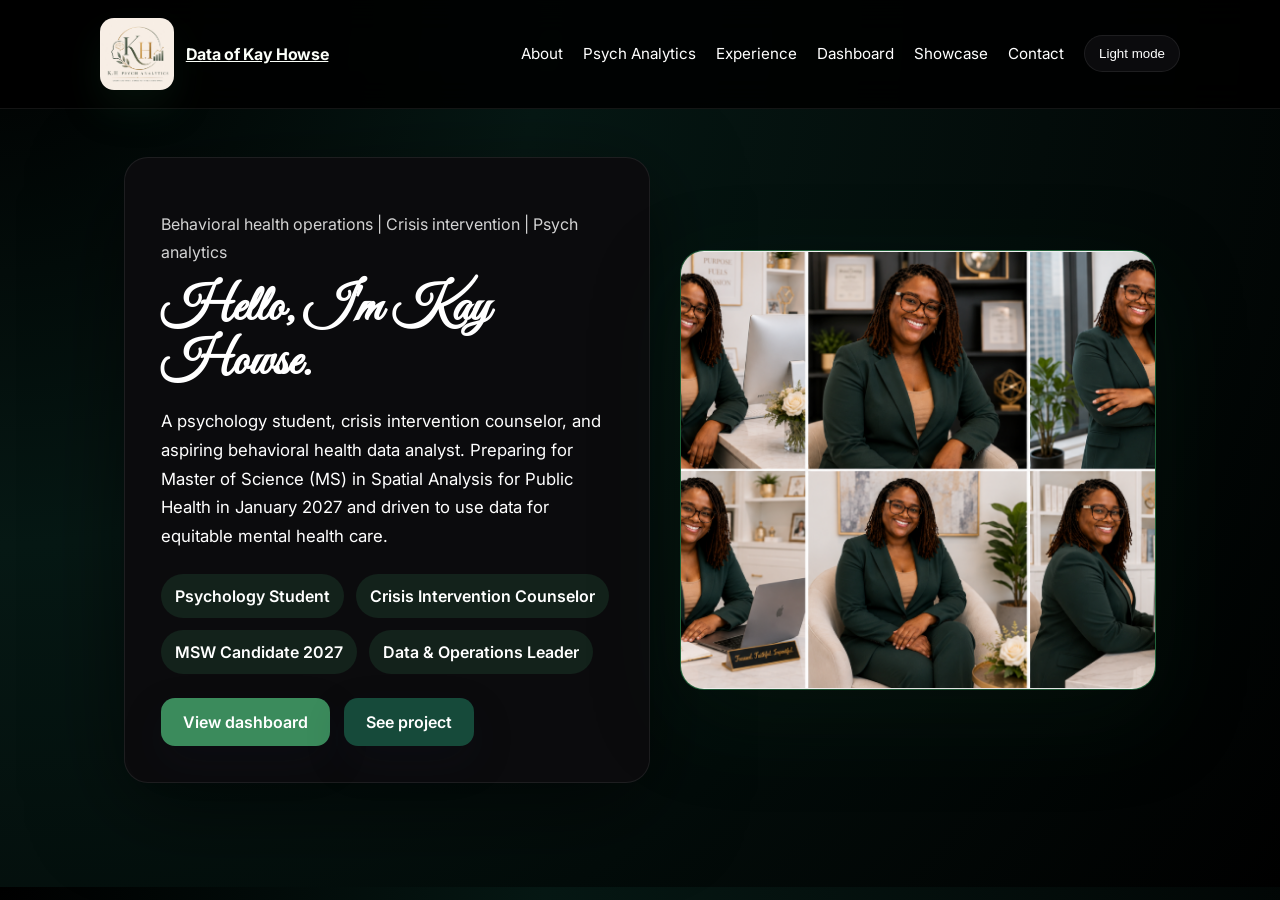
<file: index.html>
<!DOCTYPE html>
<html lang="en">
<head>
  <meta charset="UTF-8" />
  <meta name="viewport" content="width=device-width, initial-scale=1.0" />
  <title>Redirecting to Data of Kay Howse</title>
  <meta http-equiv="refresh" content="0; url=docs/index.html" />
  <script>
    window.location.replace("docs/index.html");
  </script>
</head>
<body>
  <p>Redirecting to <a href="docs/index.html">Data of Kay Howse</a>...</p>
</body>
</html>
</file>
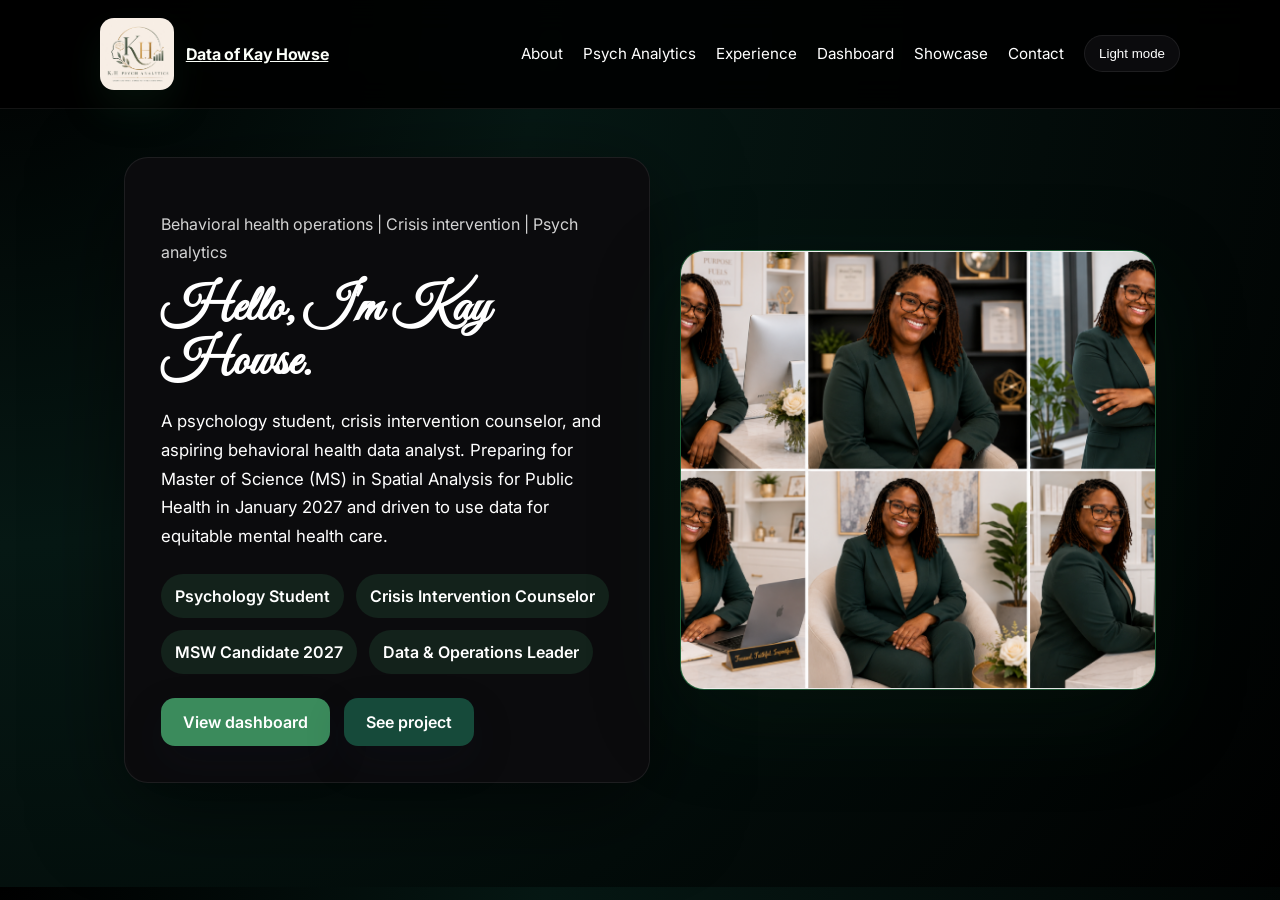
<file: docs/index.html>
<!DOCTYPE html>
<html lang="en">
<head>
  <meta charset="UTF-8" />
  <meta name="viewport" content="width=device-width, initial-scale=1.0" />
  <title>DataofKayHowse.com | Behavioral Health Portfolio</title>
  <link rel="preconnect" href="https://fonts.googleapis.com" />
  <link rel="preconnect" href="https://fonts.gstatic.com" crossorigin />
  <link href="https://fonts.googleapis.com/css2?family=Great+Vibes&family=Inter:wght@400;500;600;700;800&display=swap" rel="stylesheet" />
  <link rel="stylesheet" href="styles.css" />
</head>
<body class="light-mode">
  <header class="hero-nav">
    <div class="container nav-shell">
      <a class="brand" href="#home"><img class="site-logo" src="Logo.jpg" alt="Data of Kay Howse logo" /> Data of Kay Howse</a>
      <nav class="nav-list">
        <a class="nav-link" href="#about">About</a>
        <a class="nav-link" href="#psych-analytics">Psych Analytics</a>
        <a class="nav-link" href="#experience">Experience</a>
        <a class="nav-link" href="#dashboard">Dashboard</a>
        <a class="nav-link" href="showcase/">Showcase</a>
        <a class="nav-link" href="#contact">Contact</a>
        <button class="toggle-button" type="button"><span class="mode-label">Light mode</span></button>
      </nav>
    </div>
  </header>

  <main class="container">
    <section id="home" class="hero">
      <div class="hero-grid">
        <div class="hero-card">
          <p class="text-muted">Behavioral health operations | Crisis intervention | Psych analytics</p>
          <h1 class="hero-title">Hello, I'm <strong>Kay Howse</strong>.</h1>
          <p class="hero-subtitle">A psychology student, crisis intervention counselor, and aspiring behavioral health data analyst. Preparing for Master of Science (MS) in Spatial Analysis for Public Health in January 2027 and driven to use data for equitable mental health care.</p>
          <div class="hero-badges">
            <span class="badge">Psychology Student</span>
            <span class="badge">Crisis Intervention Counselor</span>
            <span class="badge">MSW Candidate 2027</span>
            <span class="badge">Data & Operations Leader</span>
          </div>
          <div class="hero-actions">
            <a class="btn" href="#dashboard">View dashboard</a>
            <a class="btn secondary" href="https://github.com/kayhowsetexas-a11y/psychdata" target="_blank">See project</a>
          </div>
        </div>
        <div class="hero-photo">
          <img src="assets/bio/primary-portrait.png" alt="Kay Howse portrait" />
        </div>
      </div>
</file>
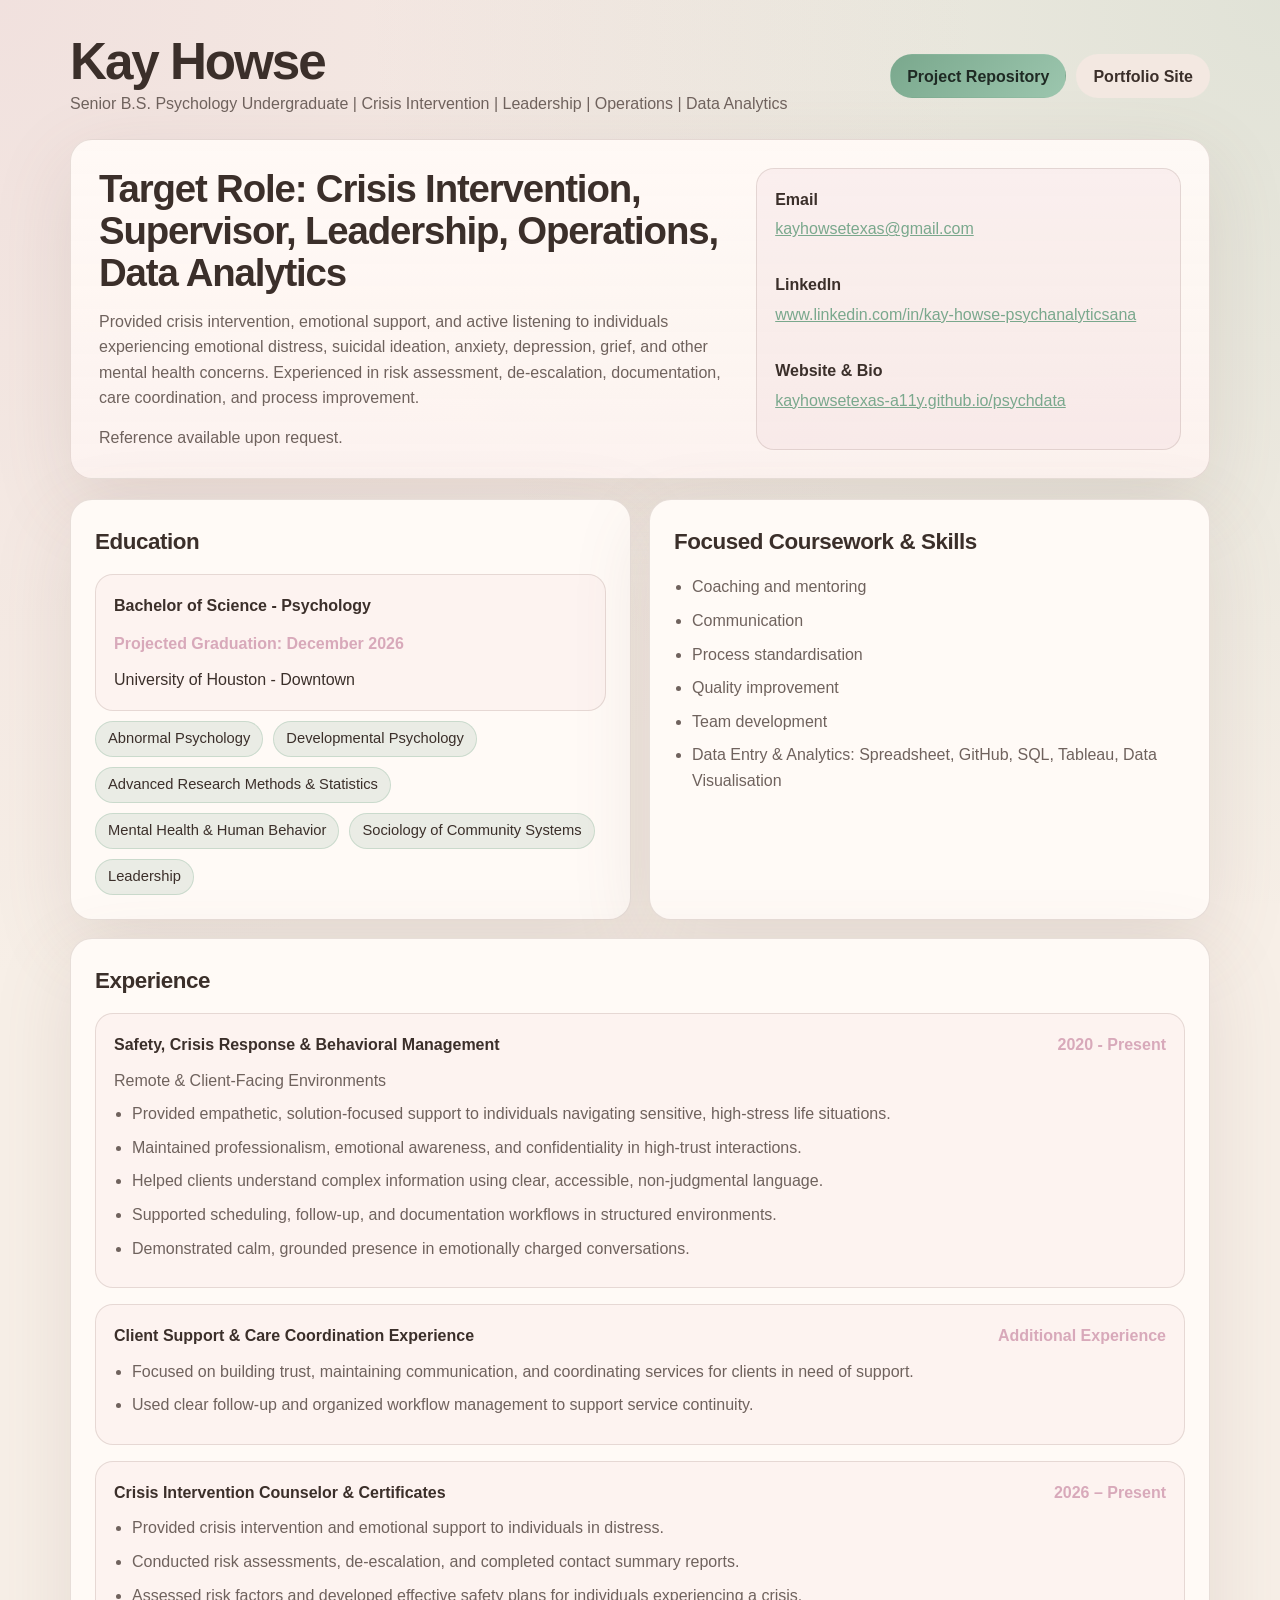
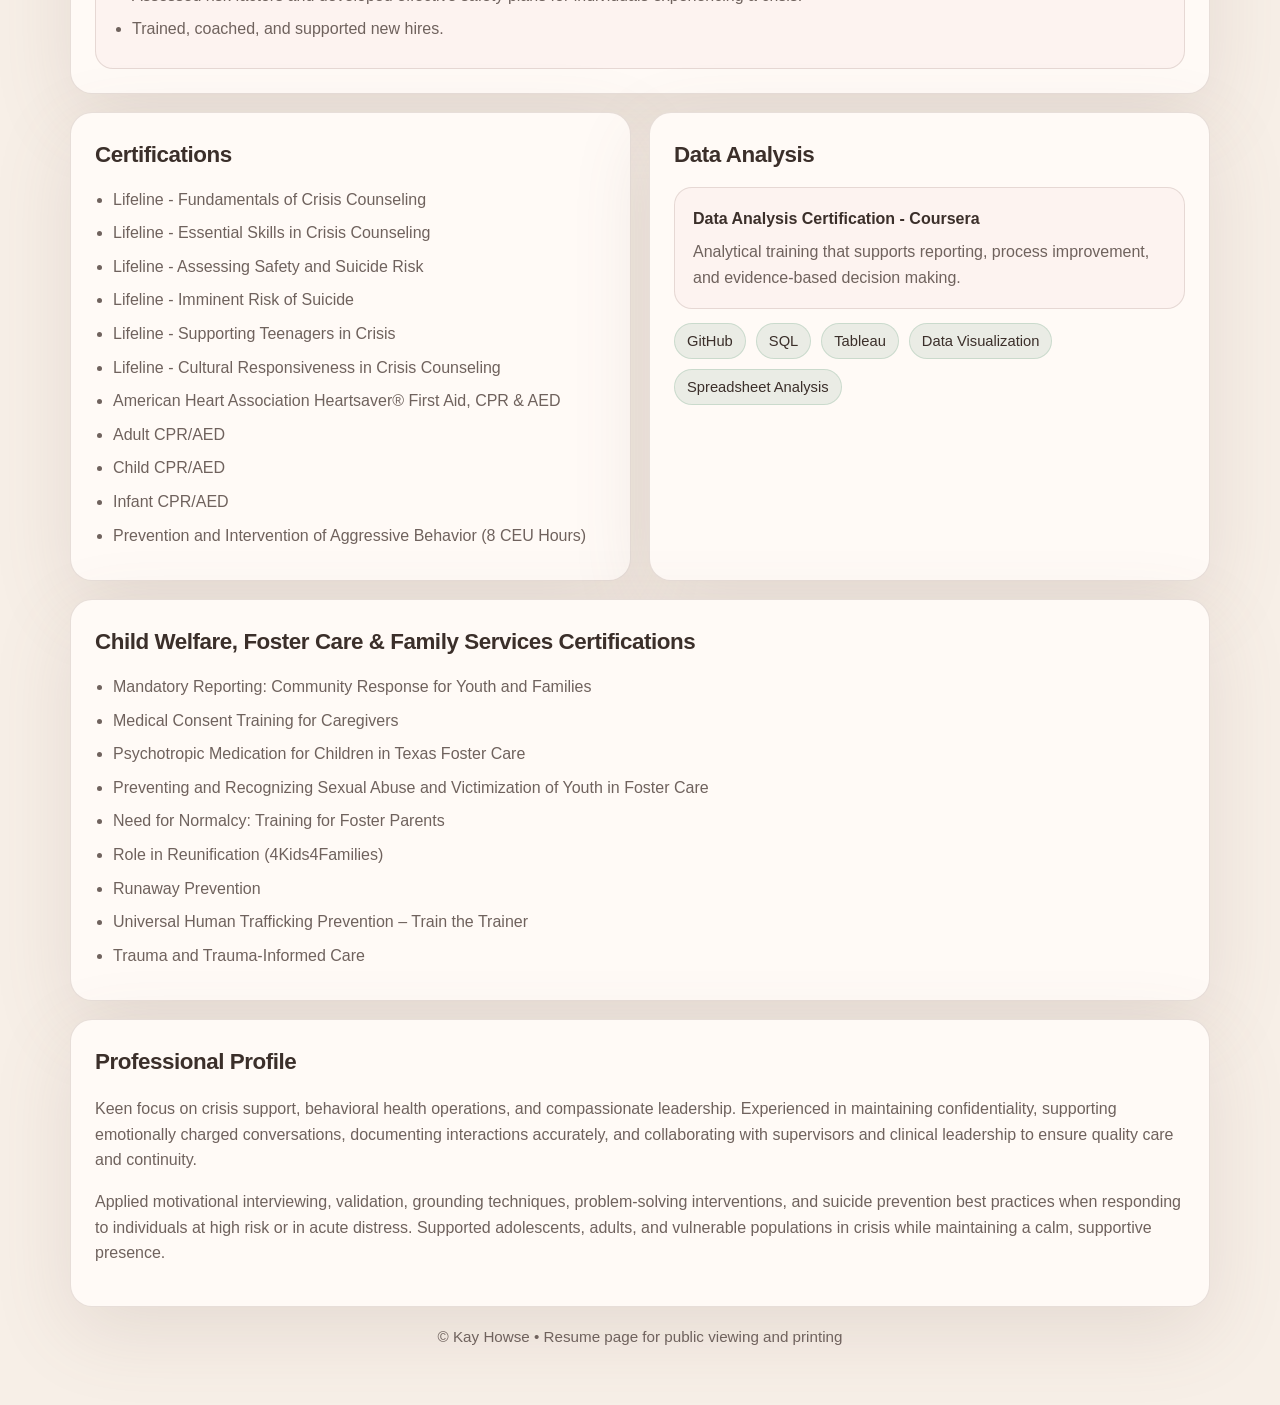
<file: github_repo/index.html>
<!DOCTYPE html>
<html lang="en">
<head>
  <meta charset="UTF-8" />
  <meta name="viewport" content="width=device-width, initial-scale=1.0" />
  <title>Kay Howse Resume</title>
  <meta http-equiv="refresh" content="0; url=resume.html" />
  <script>
    window.location.replace('resume.html');
  </script>
</head>
<body>
  <p>Redirecting to <a href="resume.html">resume</a>...</p>
</body>
</html>
</file>
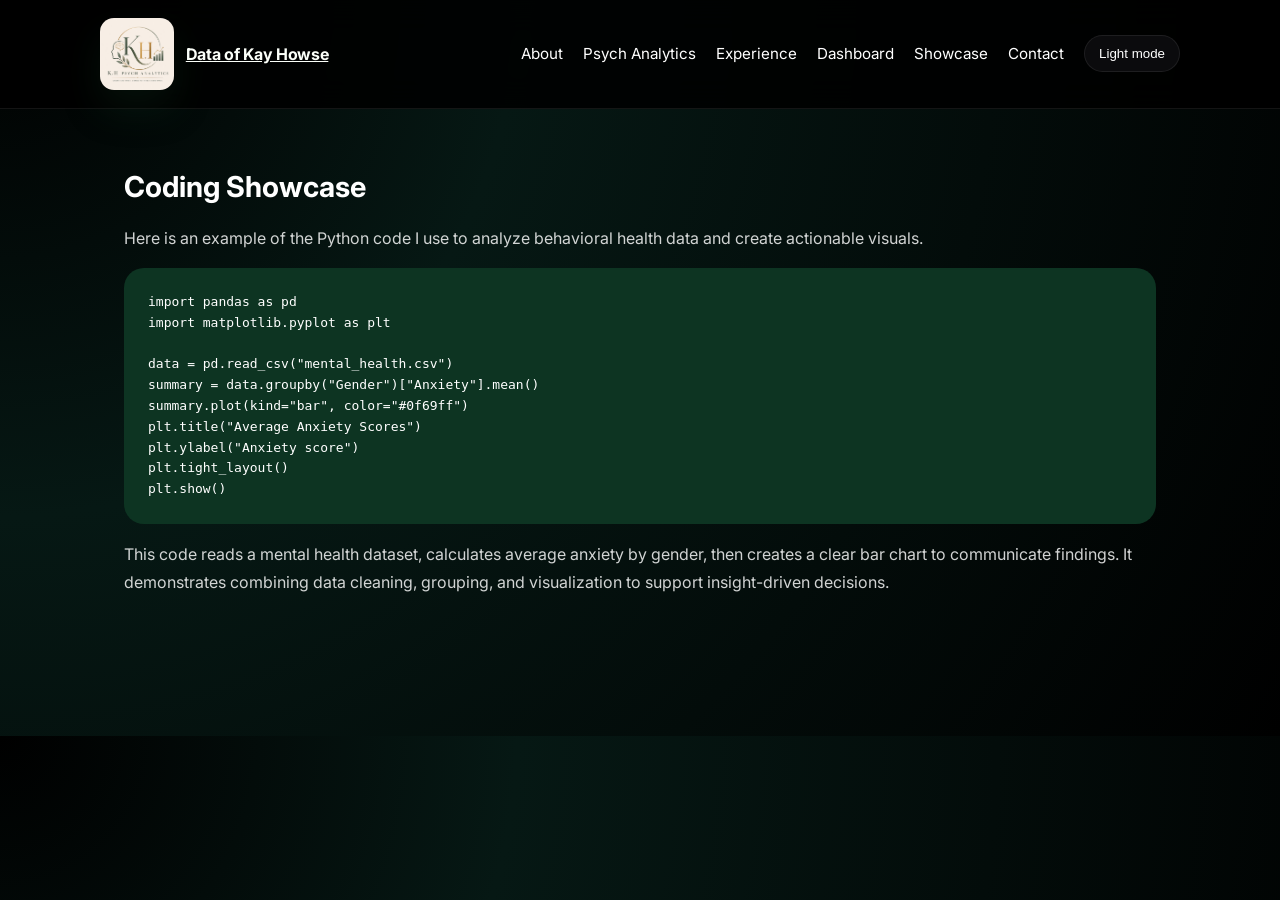
<file: docs/showcase/index.html>
<!DOCTYPE html>
<html lang="en">
<head>
  <meta charset="UTF-8" />
  <meta name="viewport" content="width=device-width, initial-scale=1.0" />
  <title>Showcase | DataofKayHowse.com</title>
  <link rel="preconnect" href="https://fonts.googleapis.com" />
  <link rel="preconnect" href="https://fonts.gstatic.com" crossorigin />
  <link href="https://fonts.googleapis.com/css2?family=Great+Vibes&family=Inter:wght@400;500;600;700;800&display=swap" rel="stylesheet" />
  <link rel="stylesheet" href="../styles.css" />
</head>
<body class="light-mode">
  <header class="hero-nav">
    <div class="container nav-shell">
      <a class="brand" href="../index.html"><img class="site-logo" src="../Logo.jpg" alt="Data of Kay Howse logo" /> Data of Kay Howse</a>
      <nav class="nav-list">
        <a class="nav-link" href="../about.html">About</a>
        <a class="nav-link" href="../psych-analytics.html">Psych Analytics</a>
        <a class="nav-link" href="../experience.html">Experience</a>
        <a class="nav-link" href="../dashboard.html">Dashboard</a>
        <a class="nav-link" href="index.html">Showcase</a>
        <a class="nav-link" href="../contact.html">Contact</a>
        <button class="toggle-button" type="button"><span class="mode-label">Light mode</span></button>
      </nav>
    </div>
  </header>
  <main class="container">
    <section class="section">
      <div class="section-card">
        <h2 class="section-title">Coding Showcase</h2>
        <p class="section-intro">Here is an example of the Python code I use to analyze behavioral health data and create actionable visuals.</p>
        <div class="code-block"><pre>import pandas as pd
import matplotlib.pyplot as plt

data = pd.read_csv("mental_health.csv")
summary = data.groupby("Gender")["Anxiety"].mean()
summary.plot(kind="bar", color="#0f69ff")
plt.title("Average Anxiety Scores")
plt.ylabel("Anxiety score")
plt.tight_layout()
plt.show()</pre></div>
        <p class="text-muted">This code reads a mental health dataset, calculates average anxiety by gender, then creates a clear bar chart to communicate findings. It demonstrates combining data cleaning, grouping, and visualization to support insight-driven decisions.</p>
      </div>
    </section>
  </main>
  <script src="../script.js"></script>
</body>
</html>
</file>
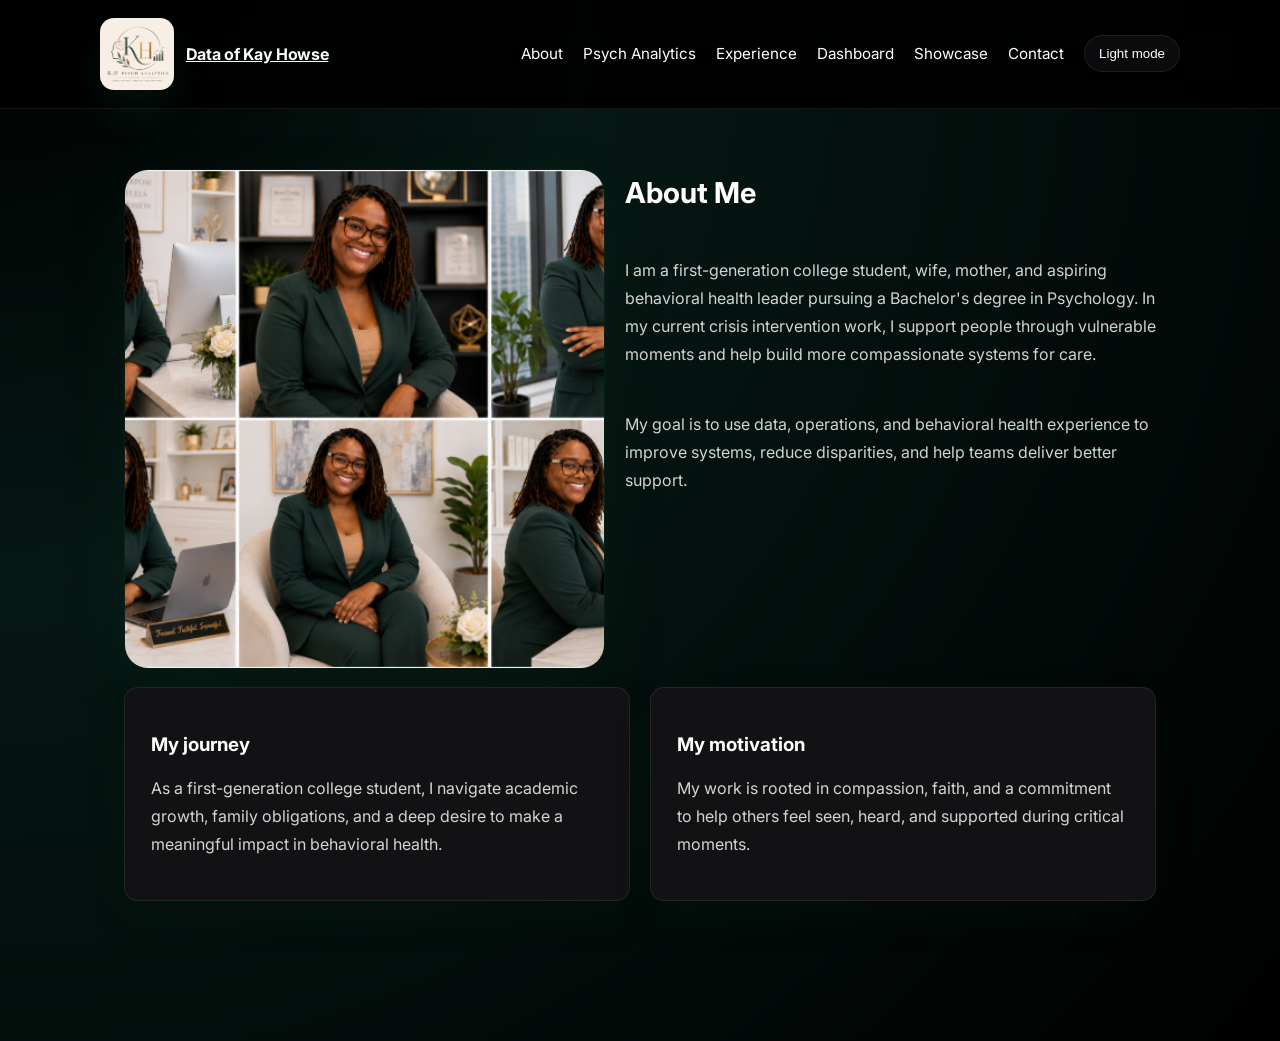
<file: docs/about.html>
<!DOCTYPE html>
<html lang="en">
<head>
  <meta charset="UTF-8" />
  <meta name="viewport" content="width=device-width, initial-scale=1.0" />
  <title>About | DataofKayHowse.com</title>
  <link rel="preconnect" href="https://fonts.googleapis.com" />
  <link rel="preconnect" href="https://fonts.gstatic.com" crossorigin />
  <link href="https://fonts.googleapis.com/css2?family=Great+Vibes&family=Inter:wght@400;500;600;700;800&display=swap" rel="stylesheet" />
  <link rel="stylesheet" href="styles.css" />
</head>
<body class="light-mode">
  <header class="hero-nav">
    <div class="container nav-shell">
      <a class="brand" href="index.html"><img class="site-logo" src="Logo.jpg" alt="Data of Kay Howse logo" /> Data of Kay Howse</a>
      <nav class="nav-list">
        <a class="nav-link" href="about.html">About</a>
        <a class="nav-link" href="psych-analytics.html">Psych Analytics</a>
        <a class="nav-link" href="experience.html">Experience</a>
        <a class="nav-link" href="dashboard.html">Dashboard</a>
        <a class="nav-link" href="showcase/">Showcase</a>
        <a class="nav-link" href="contact.html">Contact</a>
        <button class="toggle-button" type="button"><span class="mode-label">Light mode</span></button>
      </nav>
    </div>
  </header>
  <main class="container">
    <section class="section">
      <div class="section-card">
        <div class="about-hero">
          <img class="about-primary-photo" src="assets/bio/primary-portrait.png" alt="Kay Howse portrait" />
          <div class="about-hero-copy">
            <h2 class="section-title">About Me</h2>
              <p class="section-intro">I am a first-generation college student, wife, mother, and aspiring behavioral health leader pursuing a Bachelor's degree in Psychology. In my current crisis intervention work, I support people through vulnerable moments and help build more compassionate systems for care.</p>
              <p class="section-intro">My goal is to use data, operations, and behavioral health experience to improve systems, reduce disparities, and help teams deliver better support.</p>
          </div>
        </div>

        <div class="row row-2">
          <div class="section-panel">
            <h3>My journey</h3>
            <p class="text-muted">As a first-generation college student, I navigate academic growth, family obligations, and a deep desire to make a meaningful impact in behavioral health.</p>
          </div>
          <div class="section-panel">
            <h3>My motivation</h3>
            <p class="text-muted">My work is rooted in compassion, faith, and a commitment to help others feel seen, heard, and supported during critical moments.</p>
          </div>
        </div>
      </div>
    </section>
  </main>
  <script src="script.js"></script>
</body>
</html>
</file>
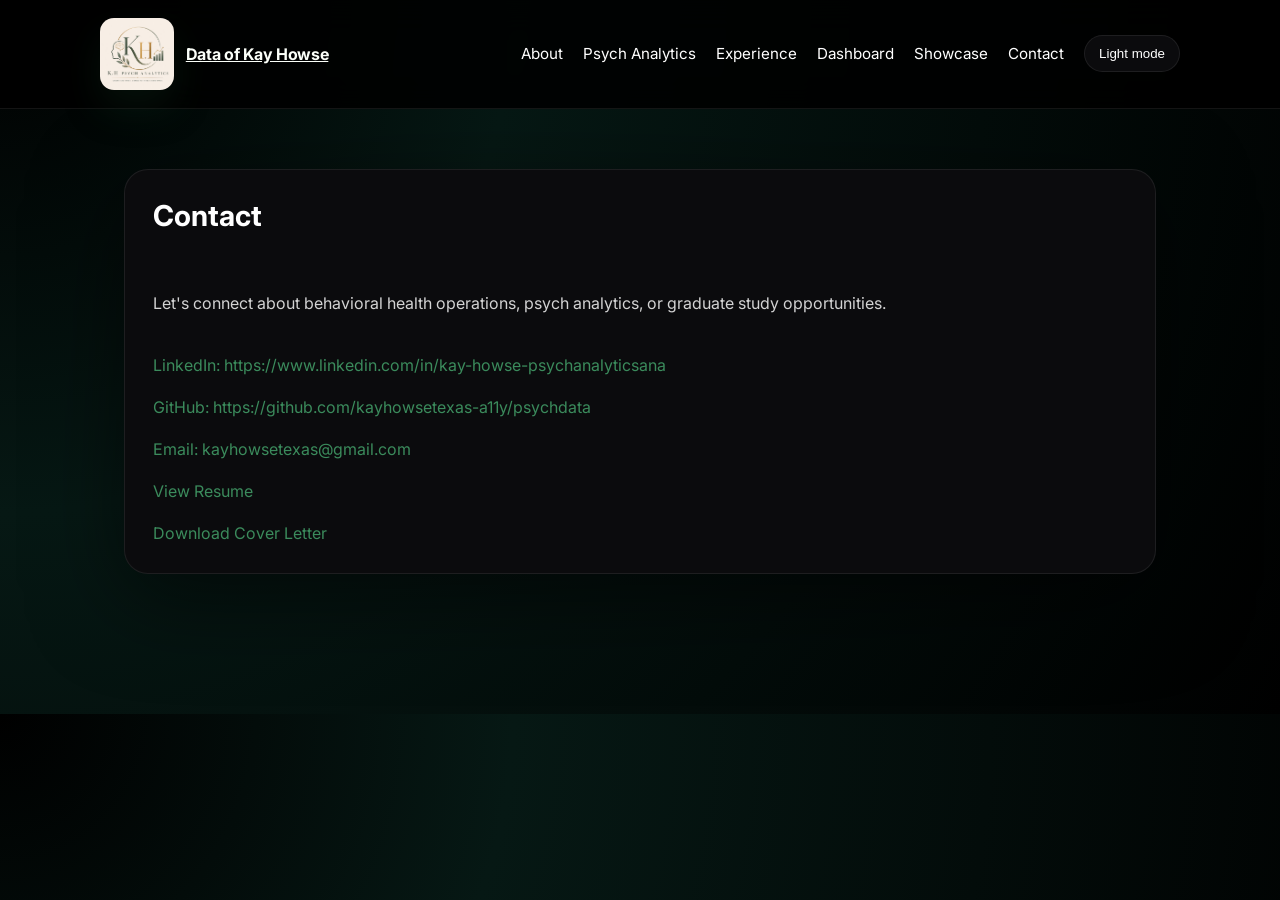
<file: docs/contact.html>
<!DOCTYPE html>
<html lang="en">
<head>
  <meta charset="UTF-8" />
  <meta name="viewport" content="width=device-width, initial-scale=1.0" />
  <title>Contact | DataofKayHowse.com</title>
  <link rel="preconnect" href="https://fonts.googleapis.com" />
  <link rel="preconnect" href="https://fonts.gstatic.com" crossorigin />
  <link href="https://fonts.googleapis.com/css2?family=Great+Vibes&family=Inter:wght@400;500;600;700;800&display=swap" rel="stylesheet" />
  <link rel="stylesheet" href="styles.css" />
</head>
<body class="light-mode">
  <header class="hero-nav">
    <div class="container nav-shell">
      <a class="brand" href="index.html"><img class="site-logo" src="Logo.jpg" alt="Data of Kay Howse logo" /> Data of Kay Howse</a>
      <nav class="nav-list">
        <a class="nav-link" href="about.html">About</a>
        <a class="nav-link" href="psych-analytics.html">Psych Analytics</a>
        <a class="nav-link" href="experience.html">Experience</a>
        <a class="nav-link" href="dashboard.html">Dashboard</a>
        <a class="nav-link" href="showcase/">Showcase</a>
        <a class="nav-link" href="contact.html">Contact</a>
        <button class="toggle-button" type="button"><span class="mode-label">Light mode</span></button>
      </nav>
    </div>
  </header>
  <main class="container">
    <section class="section">
      <div class="contact-card">
        <h2 class="section-title">Contact</h2>
        <p class="section-intro">Let's connect about behavioral health operations, psych analytics, or graduate study opportunities.</p>
        <ul class="contact-list">
          <li><a href="https://www.linkedin.com/in/kay-howse-psychanalyticsana" target="_blank">LinkedIn: https://www.linkedin.com/in/kay-howse-psychanalyticsana</a></li>
          <li><a href="https://github.com/kayhowsetexas-a11y/psychdata" target="_blank">GitHub: https://github.com/kayhowsetexas-a11y/psychdata</a></li>
          <li><a href="mailto:kayhowsetexas@gmail.com">Email: kayhowsetexas@gmail.com</a></li>
          <li><a href="resume.html" target="_blank" rel="noopener">View Resume</a></li>
          <li><a href="KayHowsePA.CL.pdf" target="_blank" rel="noopener">Download Cover Letter</a></li>
        </ul>
      </div>
    </section>
  </main>
  <script src="script.js"></script>
</body>
</html>
</file>
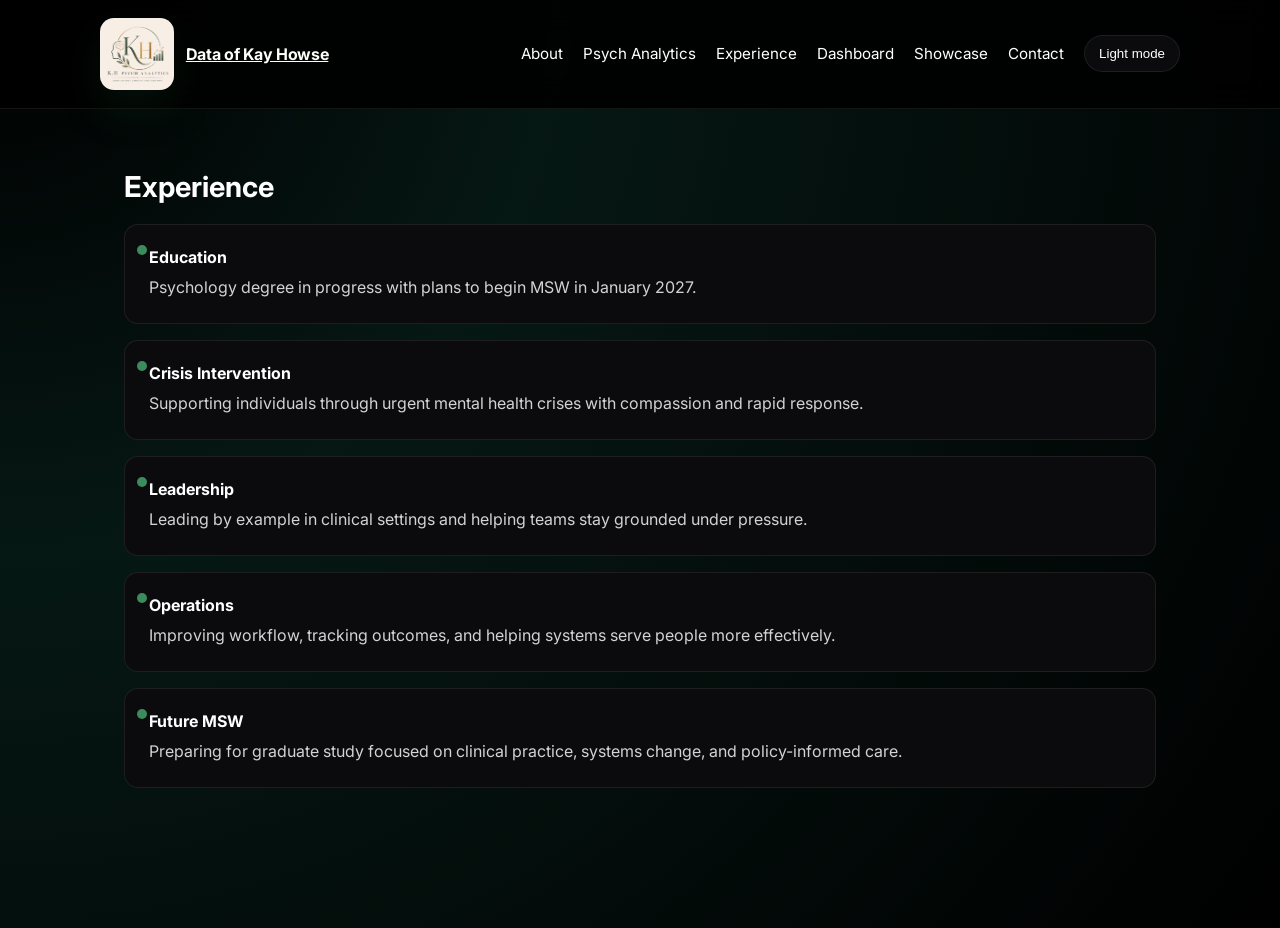
<file: docs/experience.html>
<!DOCTYPE html>
<html lang="en">
<head>
  <meta charset="UTF-8" />
  <meta name="viewport" content="width=device-width, initial-scale=1.0" />
  <title>Experience | DataofKayHowse.com</title>
  <link rel="preconnect" href="https://fonts.googleapis.com" />
  <link rel="preconnect" href="https://fonts.gstatic.com" crossorigin />
  <link href="https://fonts.googleapis.com/css2?family=Great+Vibes&family=Inter:wght@400;500;600;700;800&display=swap" rel="stylesheet" />
  <link rel="stylesheet" href="styles.css" />
</head>
<body class="light-mode">
  <header class="hero-nav">
    <div class="container nav-shell">
      <a class="brand" href="index.html"><img class="site-logo" src="Logo.jpg" alt="Data of Kay Howse logo" /> Data of Kay Howse</a>
      <nav class="nav-list">
        <a class="nav-link" href="about.html">About</a>
        <a class="nav-link" href="psych-analytics.html">Psych Analytics</a>
        <a class="nav-link" href="experience.html">Experience</a>
        <a class="nav-link" href="dashboard.html">Dashboard</a>
        <a class="nav-link" href="showcase/">Showcase</a>
        <a class="nav-link" href="contact.html">Contact</a>
        <button class="toggle-button" type="button"><span class="mode-label">Light mode</span></button>
      </nav>
    </div>
  </header>
  <main class="container">
    <section class="section">
      <div class="section-card">
        <h2 class="section-title">Experience</h2>
        <div class="timeline">
          <div class="timeline-item"><strong>Education</strong><span class="text-muted">Psychology degree in progress with plans to begin MSW in January 2027.</span></div>
          <div class="timeline-item"><strong>Crisis Intervention</strong><span class="text-muted">Supporting individuals through urgent mental health crises with compassion and rapid response.</span></div>
          <div class="timeline-item"><strong>Leadership</strong><span class="text-muted">Leading by example in clinical settings and helping teams stay grounded under pressure.</span></div>
          <div class="timeline-item"><strong>Operations</strong><span class="text-muted">Improving workflow, tracking outcomes, and helping systems serve people more effectively.</span></div>
          <div class="timeline-item"><strong>Future MSW</strong><span class="text-muted">Preparing for graduate study focused on clinical practice, systems change, and policy-informed care.</span></div>
        </div>
      </div>
    </section>
  </main>
  <script src="script.js"></script>
</body>
</html>
</file>
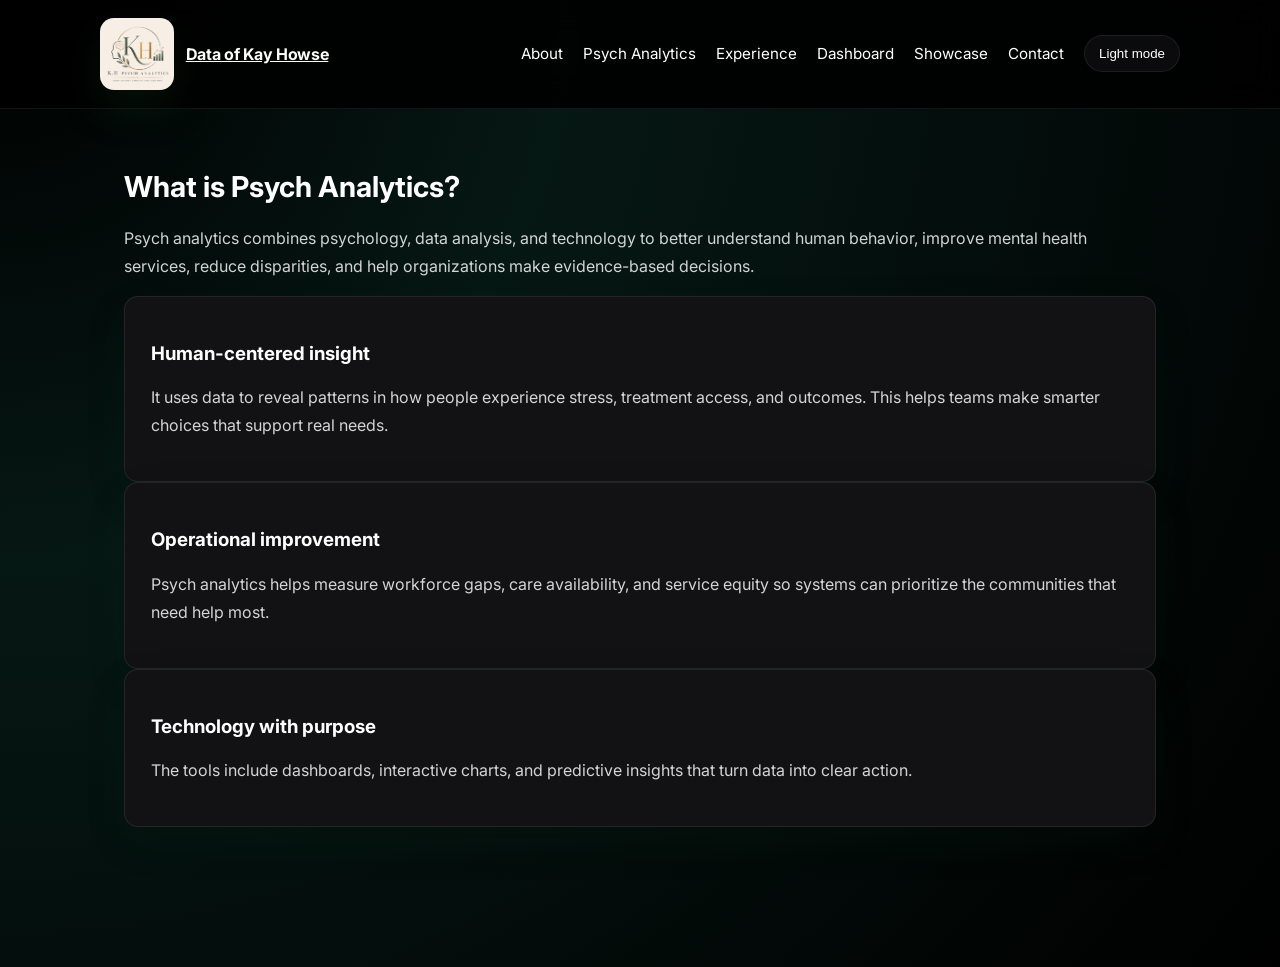
<file: docs/psych-analytics.html>
<!DOCTYPE html>
<html lang="en">
<head>
  <meta charset="UTF-8" />
  <meta name="viewport" content="width=device-width, initial-scale=1.0" />
  <title>Psych Analytics | DataofKayHowse.com</title>
  <link rel="preconnect" href="https://fonts.googleapis.com" />
  <link rel="preconnect" href="https://fonts.gstatic.com" crossorigin />
  <link href="https://fonts.googleapis.com/css2?family=Great+Vibes&family=Inter:wght@400;500;600;700;800&display=swap" rel="stylesheet" />
  <link rel="stylesheet" href="styles.css" />
</head>
<body class="light-mode">
  <header class="hero-nav">
    <div class="container nav-shell">
      <a class="brand" href="index.html"><img class="site-logo" src="Logo.jpg" alt="Data of Kay Howse logo" /> Data of Kay Howse</a>
      <nav class="nav-list">
        <a class="nav-link" href="about.html">About</a>
        <a class="nav-link" href="psych-analytics.html">Psych Analytics</a>
        <a class="nav-link" href="experience.html">Experience</a>
        <a class="nav-link" href="dashboard.html">Dashboard</a>
        <a class="nav-link" href="showcase/">Showcase</a>
        <a class="nav-link" href="contact.html">Contact</a>
        <button class="toggle-button" type="button"><span class="mode-label">Light mode</span></button>
      </nav>
    </div>
  </header>
  <main class="container">
    <section class="section">
      <div class="section-card">
        <h2 class="section-title">What is Psych Analytics?</h2>
        <p class="section-intro">Psych analytics combines psychology, data analysis, and technology to better understand human behavior, improve mental health services, reduce disparities, and help organizations make evidence-based decisions.</p>
        <div class="section-panel">
          <h3>Human-centered insight</h3>
          <p class="text-muted">It uses data to reveal patterns in how people experience stress, treatment access, and outcomes. This helps teams make smarter choices that support real needs.</p>
        </div>
        <div class="section-panel">
          <h3>Operational improvement</h3>
          <p class="text-muted">Psych analytics helps measure workforce gaps, care availability, and service equity so systems can prioritize the communities that need help most.</p>
        </div>
        <div class="section-panel">
          <h3>Technology with purpose</h3>
          <p class="text-muted">The tools include dashboards, interactive charts, and predictive insights that turn data into clear action.</p>
        </div>
      </div>
    </section>
  </main>
  <script src="script.js"></script>
</body>
</html>
</file>
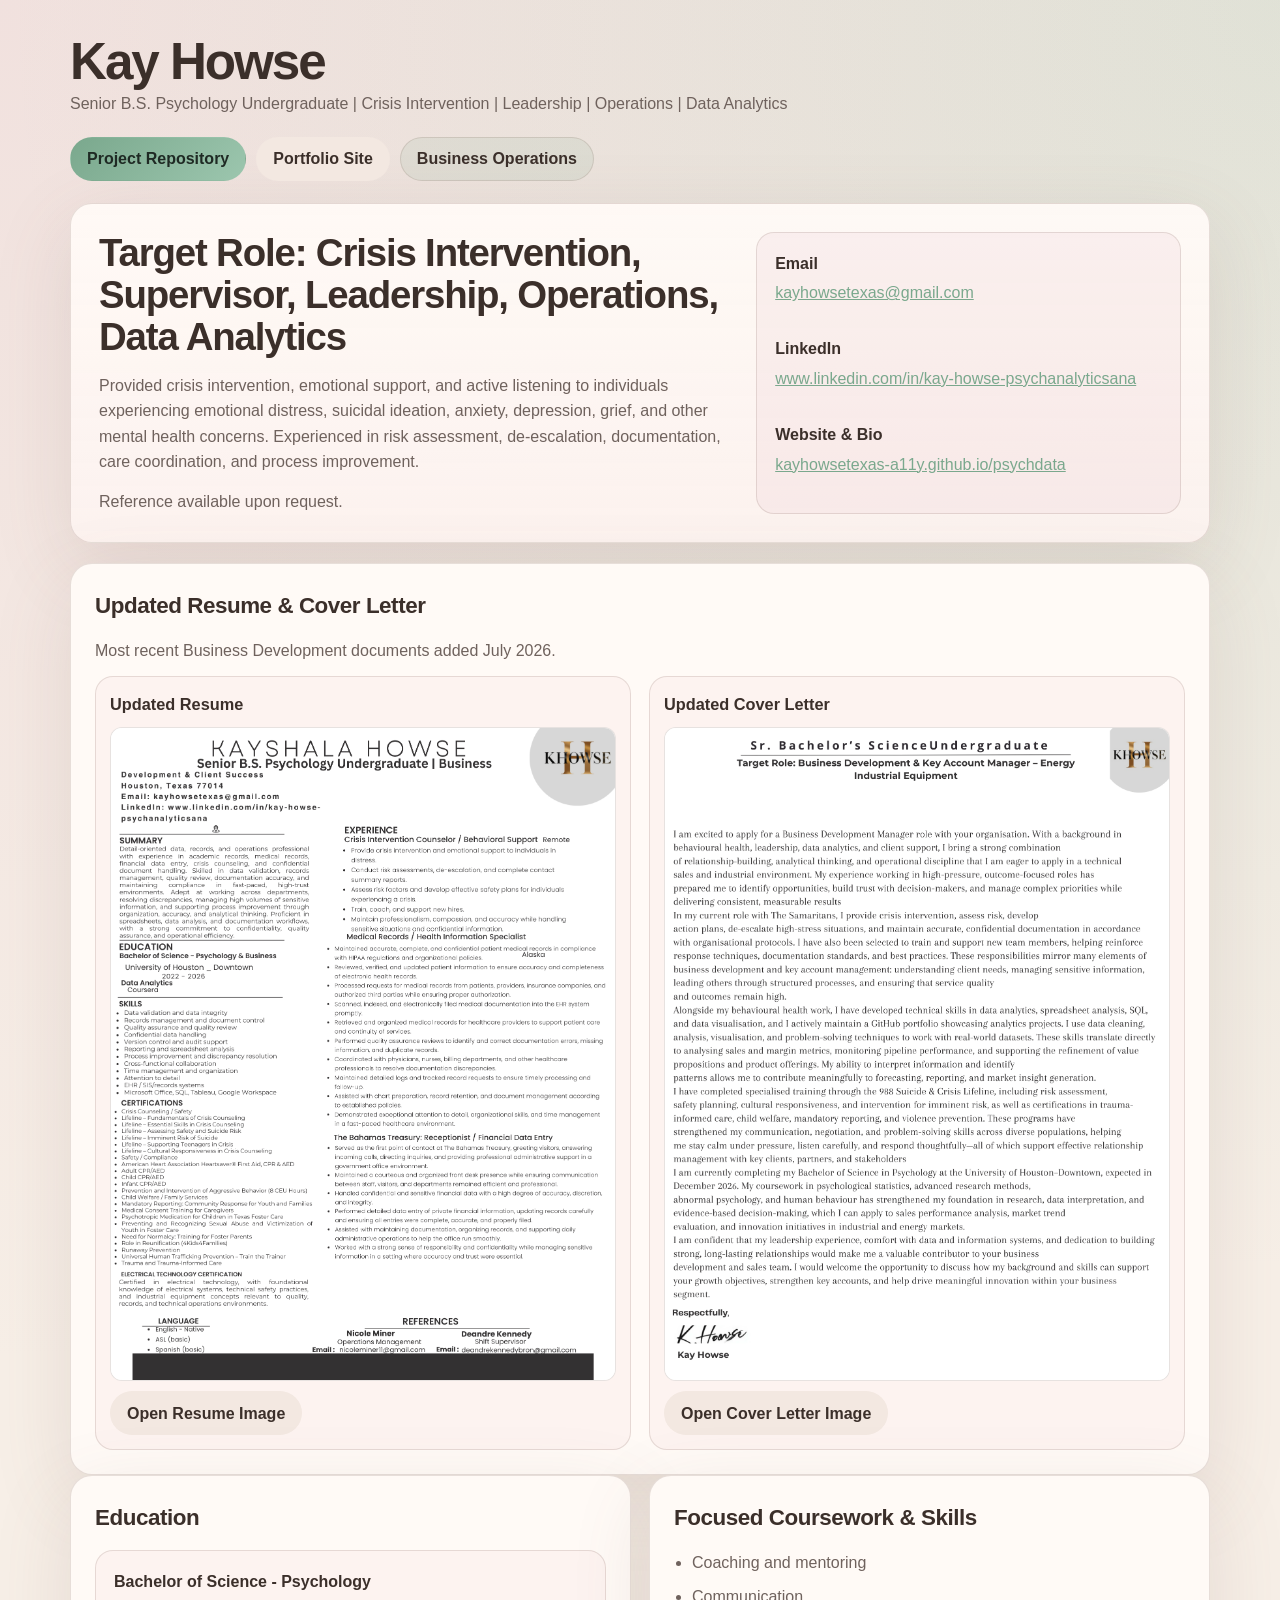
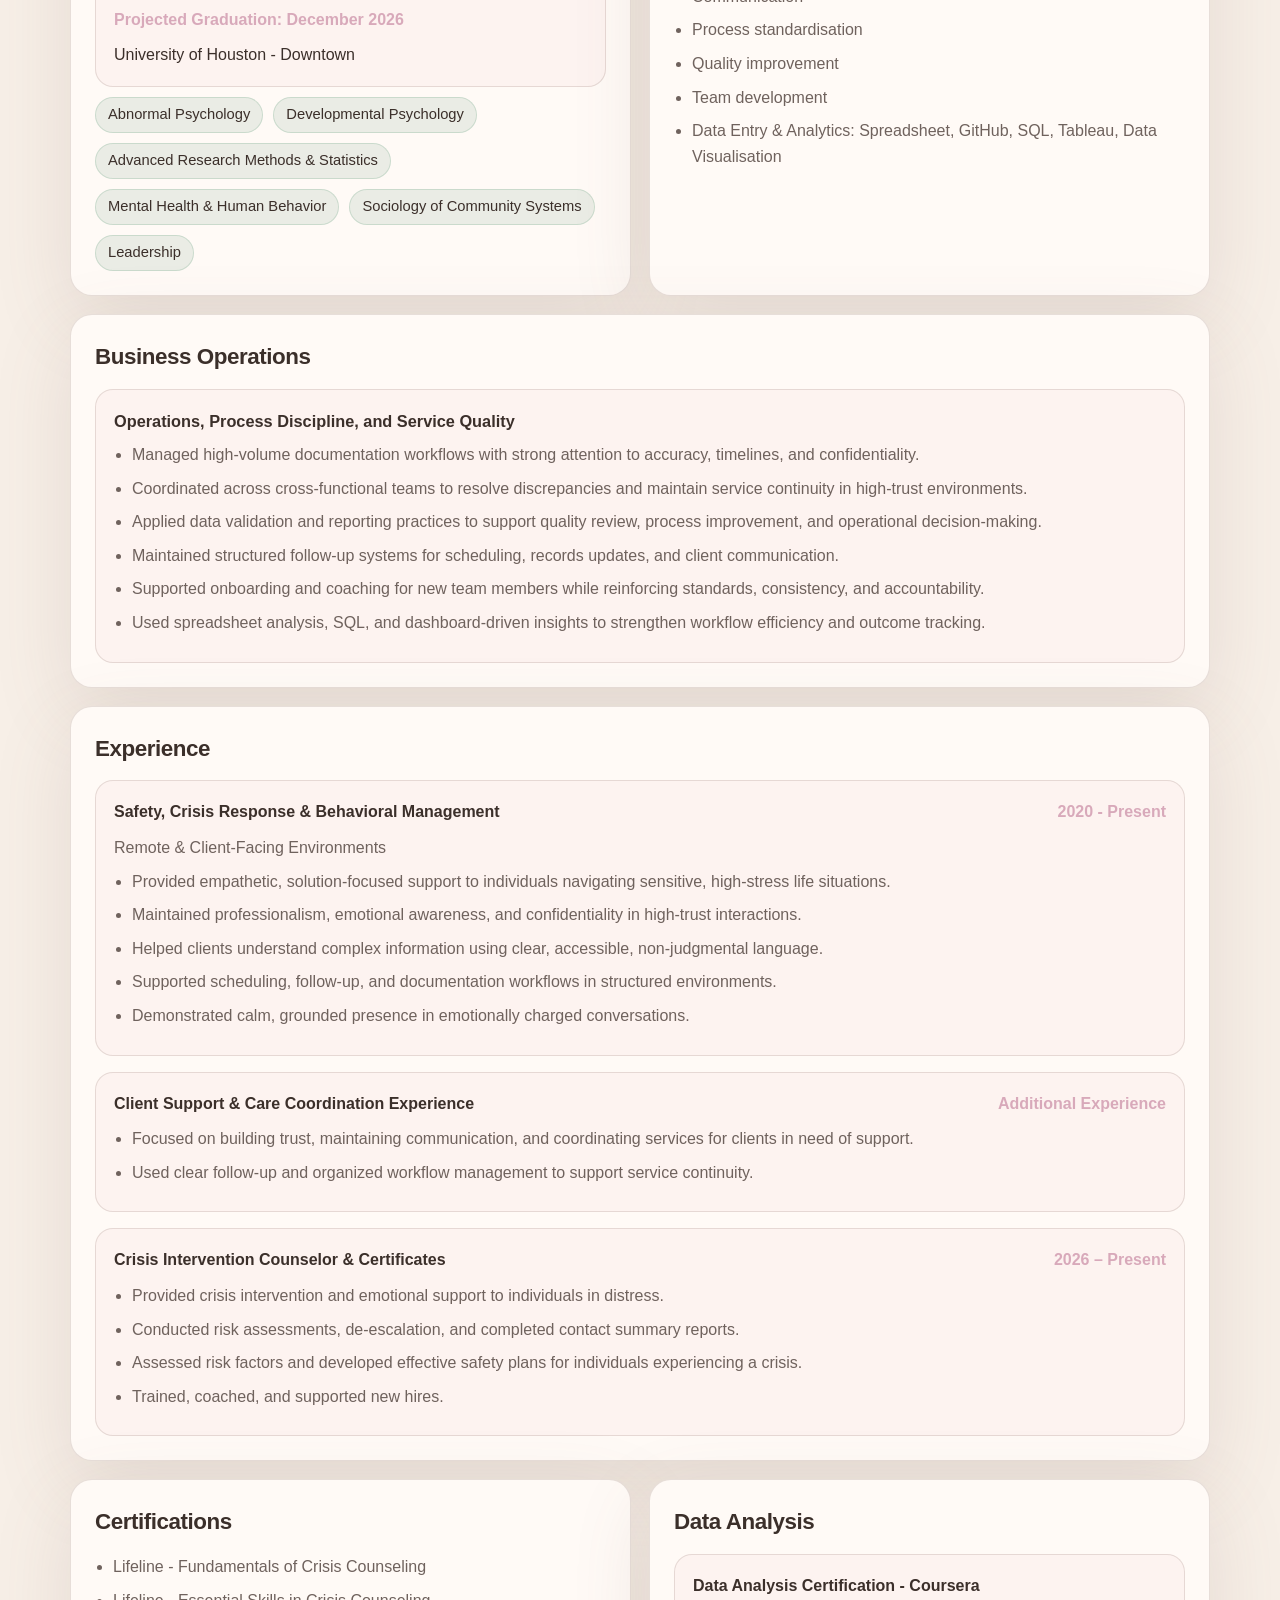
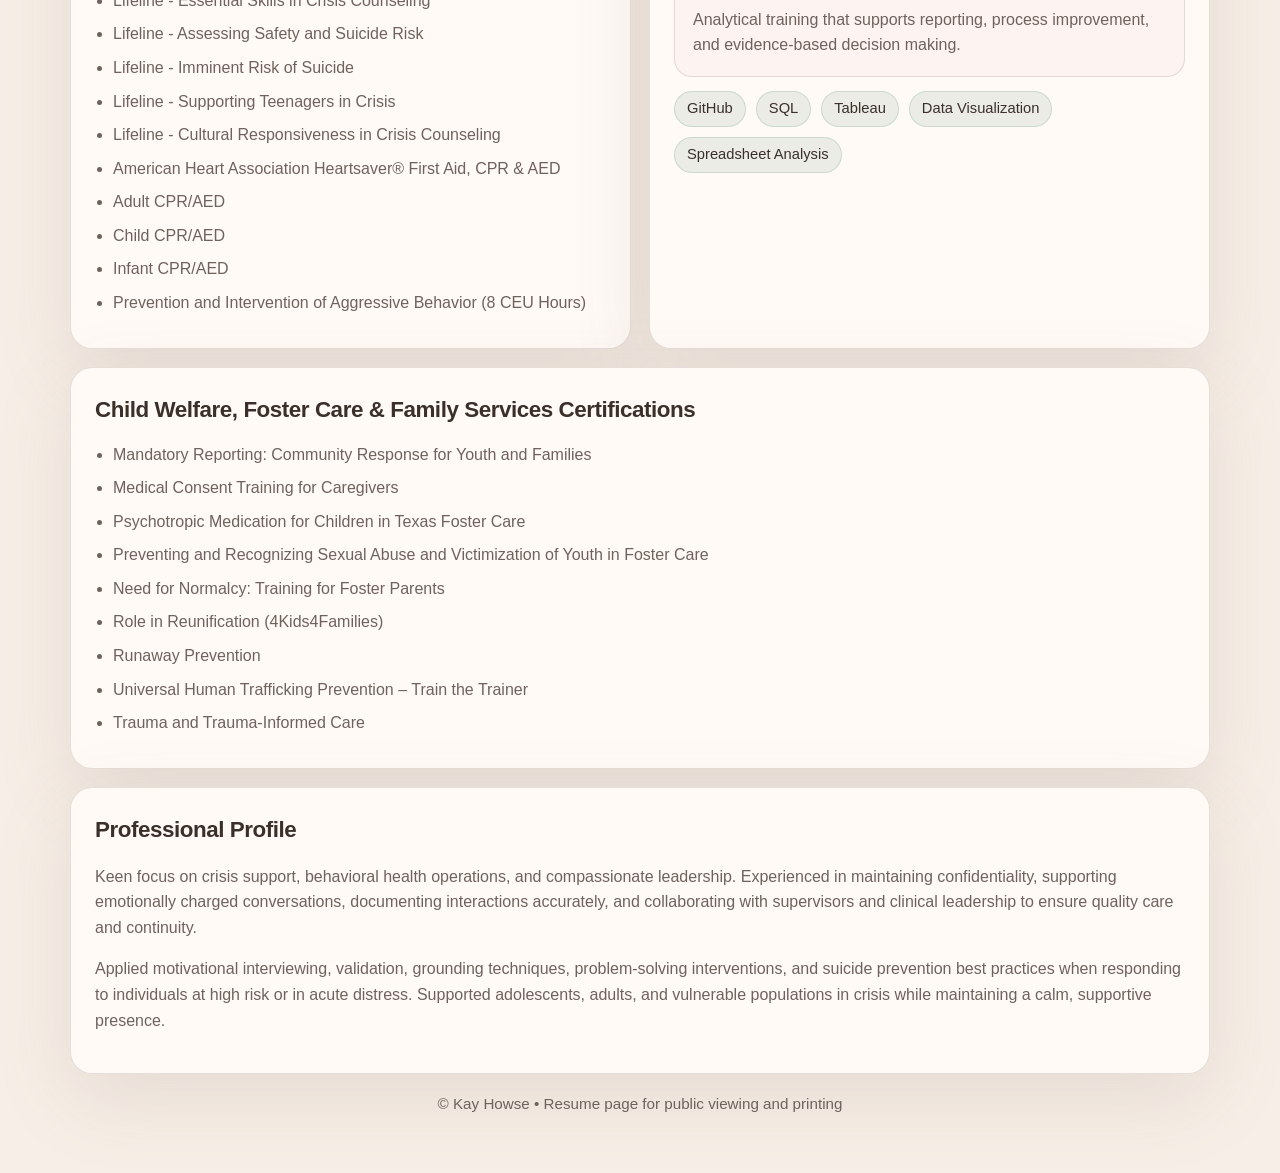
<file: docs/resume.html>
<!DOCTYPE html>
<html lang="en">
<head>
  <meta charset="UTF-8" />
  <meta name="viewport" content="width=device-width, initial-scale=1.0" />
  <title>Kay Howse | Resume</title>
  <meta name="description" content="Resume for Kay Howse, psychology undergraduate, crisis intervention counselor, and behavioral health operations professional." />
  <style>
    :root {
      --bg: #f7efe7;
      --card: #fffaf6;
      --card-soft: #fdf3f0;
      --text: #3b2f2a;
      --muted: #6f625d;
      --line: rgba(123, 93, 83, 0.18);
      --accent: #7aa88d;
      --accent-2: #d8a9ba;
      --shadow: 0 24px 80px rgba(120, 95, 84, 0.14);
      --radius: 22px;
    }

    * { box-sizing: border-box; }

    html { scroll-behavior: smooth; }

    body {
      margin: 0;
      font-family: Inter, Arial, Helvetica, sans-serif;
      background:
        radial-gradient(circle at top left, rgba(216, 169, 186, 0.2), transparent 30%),
        radial-gradient(circle at top right, rgba(122, 168, 141, 0.18), transparent 28%),
        var(--bg);
      color: var(--text);
      line-height: 1.6;
    }

    a { color: var(--accent); }
    a:hover { color: #5e8e73; }

    .page {
      max-width: 1180px;
      margin: 0 auto;
      padding: 28px 20px 56px;
    }

    .topbar {
      display: flex;
      justify-content: space-between;
      align-items: center;
      gap: 20px;
      margin-bottom: 22px;
      padding: 8px 0 0;
      flex-wrap: wrap;
    }

    .brand {
      display: grid;
      gap: 4px;
    }

    .brand h1 {
      margin: 0;
      font-size: clamp(2rem, 4vw, 3.2rem);
      line-height: 1;
      letter-spacing: -0.04em;
    }

    .brand p {
      margin: 0;
      color: var(--muted);
      font-weight: 500;
    }

    .chip-row {
      display: flex;
      flex-wrap: wrap;
      gap: 10px;
    }

    .chip, .button {
      display: inline-flex;
      align-items: center;
      justify-content: center;
      min-height: 44px;
      padding: 0 16px;
      border-radius: 999px;
      border: 1px solid var(--line);
      text-decoration: none;
      font-weight: 600;
    }

    .chip { color: var(--text); background: rgba(122, 168, 141, 0.12); }
    .button { background: linear-gradient(135deg, var(--accent), #9cc6ae); color: #1f2a24; border-color: transparent; }
    .button.secondary { background: #f3e8e1; color: var(--text); }

    .hero {
      background: linear-gradient(180deg, rgba(255, 250, 246, 0.96), rgba(253, 243, 240, 0.9));
      border: 1px solid var(--line);
      border-radius: var(--radius);
      padding: 28px;
      box-shadow: var(--shadow);
      margin-bottom: 20px;
    }

    .hero-grid {
      display: grid;
      grid-template-columns: 1.2fr 0.8fr;
      gap: 20px;
    }

    .summary {
      display: grid;
      gap: 14px;
      align-content: start;
    }

    .summary h2 {
      margin: 0;
      font-size: clamp(1.7rem, 3vw, 2.4rem);
      line-height: 1.1;
      letter-spacing: -0.03em;
    }

    .summary p { margin: 0; color: var(--muted); }

    .meta-card {
      background: rgba(216, 169, 186, 0.12);
      border: 1px solid var(--line);
      border-radius: 18px;
      padding: 18px;
      display: grid;
      gap: 12px;
    }

    .meta-card strong { display: block; margin-bottom: 4px; }
    .meta-card a { word-break: break-word; overflow-wrap: anywhere; }

    .content {
      display: grid;
      gap: 18px;
    }

    .section-card {
      background: var(--card);
      border: 1px solid var(--line);
      border-radius: var(--radius);
      box-shadow: var(--shadow);
      padding: 24px;
    }

    .section-card h3 {
      margin: 0 0 14px;
      font-size: 1.4rem;
      letter-spacing: -0.02em;
    }

    .section-card h4 {
      margin: 0 0 8px;
      font-size: 1.02rem;
    }

    .muted { color: var(--muted); }

    .grid-2 {
      display: grid;
      grid-template-columns: repeat(2, minmax(0, 1fr));
      gap: 18px;
    }

    .grid-3 {
      display: grid;
      grid-template-columns: repeat(3, minmax(0, 1fr));
      gap: 18px;
    }

    .list {
      margin: 0;
      padding-left: 18px;
      color: var(--muted);
    }

    .list li { margin: 8px 0; }

    .timeline {
      display: grid;
      gap: 16px;
    }

    .timeline-item {
      padding: 18px;
      border-radius: 18px;
      background: var(--card-soft);
      border: 1px solid var(--line);
    }

    .timeline-top {
      display: flex;
      justify-content: space-between;
      gap: 12px;
      flex-wrap: wrap;
      align-items: baseline;
      margin-bottom: 10px;
    }

    .timeline-top span { color: var(--accent-2); font-weight: 700; }

    .tag-row {
      display: flex;
      flex-wrap: wrap;
      gap: 10px;
      margin-top: 10px;
    }

    .tag {
      display: inline-flex;
      align-items: center;
      min-height: 36px;
      padding: 0 12px;
      border-radius: 999px;
      background: rgba(122, 168, 141, 0.16);
      color: var(--text);
      border: 1px solid rgba(122, 168, 141, 0.28);
      font-size: 0.92rem;
    }

    .doc-grid {
      display: grid;
      grid-template-columns: repeat(2, minmax(0, 1fr));
      gap: 18px;
    }

    .doc-card {
      border: 1px solid var(--line);
      border-radius: 18px;
      background: var(--card-soft);
      padding: 14px;
      display: grid;
      gap: 10px;
    }

    .doc-card img {
      width: 100%;
      height: auto;
      border-radius: 12px;
      border: 1px solid var(--line);
      display: block;
      background: #fff;
    }

    .doc-actions {
      display: flex;
      flex-wrap: wrap;
      gap: 10px;
    }

    .footer-note {
      text-align: center;
      color: var(--muted);
      margin-top: 18px;
      font-size: 0.95rem;
    }

    @media (max-width: 900px) {
      .hero-grid,
      .grid-2,
      .grid-3,
      .doc-grid {
        grid-template-columns: 1fr;
      }

      .page { padding: 20px 14px 42px; }
      .hero { padding: 20px; }
      .section-card { padding: 20px; }
    }

    @media (max-width: 640px) {
      .topbar { align-items: flex-start; }
      .chip-row { width: 100%; }
      .button, .chip { width: 100%; }
    }

    @media print {
      body { background: #fff; color: #000; }
      .page { max-width: none; padding: 0; }
      .chip-row, .button { display: none !important; }
      .hero, .section-card, .timeline-item, .meta-card {
        box-shadow: none;
        background: #fff;
        color: #000;
        border-color: #d0d0d0;
      }
      .muted, .list { color: #000; }
      a { color: #000; text-decoration: none; }
    }
  </style>
</head>
<body>
  <main class="page">
    <header class="topbar">
      <div class="brand">
        <h1>Kay Howse</h1>
        <p>Senior B.S. Psychology Undergraduate | Crisis Intervention | Leadership | Operations | Data Analytics</p>
      </div>
      <div class="chip-row">
        <a class="button" href="https://github.com/kayhowsetexas-a11y/psychdata" target="_blank" rel="noopener">Project Repository</a>
        <a class="button secondary" href="showcase/" target="_blank" rel="noopener">Portfolio Site</a>
        <a class="chip" href="#business-operations">Business Operations</a>
      </div>
    </header>

    <section class="hero">
      <div class="hero-grid">
        <div class="summary">
          <h2>Target Role: Crisis Intervention, Supervisor, Leadership, Operations, Data Analytics</h2>
          <p>Provided crisis intervention, emotional support, and active listening to individuals experiencing emotional distress, suicidal ideation, anxiety, depression, grief, and other mental health concerns. Experienced in risk assessment, de-escalation, documentation, care coordination, and process improvement.</p>
          <p class="muted">Reference available upon request.</p>
        </div>
        <aside class="meta-card">
          <div>
            <strong>Email</strong>
            <div><a href="mailto:kayhowsetexas@gmail.com">kayhowsetexas@gmail.com</a></div>
          </div>
          <div>
            <strong>LinkedIn</strong>
            <div><a href="https://www.linkedin.com/in/kay-howse-psychanalyticsana" target="_blank" rel="noopener">www.linkedin.com/in/kay-howse-psychanalyticsana</a></div>
          </div>
          <div>
            <strong>Website &amp; Bio</strong>
            <div><a href="https://kayhowsetexas-a11y.github.io/psychdata/" target="_blank" rel="noopener">kayhowsetexas-a11y.github.io/psychdata</a></div>
          </div>
        </aside>
      </div>
    </section>

    <section class="section-card">
      <h3>Updated Resume &amp; Cover Letter</h3>
      <p class="muted" style="margin: 0 0 12px;">Most recent Business Development documents added July 2026.</p>
      <div class="doc-grid">
        <article class="doc-card">
          <h4 style="margin: 0;">Updated Resume</h4>
          <img src="assets/resume-business-dev-v2.png" alt="Updated resume for Kay Howse" loading="lazy" />
          <div class="doc-actions">
            <a class="button secondary" href="assets/resume-business-dev-v2.png" target="_blank" rel="noopener">Open Resume Image</a>
          </div>
        </article>
        <article class="doc-card">
          <h4 style="margin: 0;">Updated Cover Letter</h4>
          <img src="assets/cover-letter-business-dev-v2.png" alt="Updated cover letter for Kay Howse" loading="lazy" />
          <div class="doc-actions">
            <a class="button secondary" href="assets/cover-letter-business-dev-v2.png" target="_blank" rel="noopener">Open Cover Letter Image</a>
          </div>
        </article>
      </div>
    </section>

    <section class="content">
      <div class="grid-2">
        <article class="section-card">
          <h3>Education</h3>
          <div class="timeline-item">
            <div class="timeline-top">
              <strong>Bachelor of Science - Psychology</strong>
              <span>Projected Graduation: December 2026</span>
            </div>
            <div>University of Houston - Downtown</div>
          </div>
          <div class="tag-row">
            <span class="tag">Abnormal Psychology</span>
            <span class="tag">Developmental Psychology</span>
            <span class="tag">Advanced Research Methods &amp; Statistics</span>
            <span class="tag">Mental Health &amp; Human Behavior</span>
            <span class="tag">Sociology of Community Systems</span>
            <span class="tag">Leadership</span>
          </div>
        </article>

        <article class="section-card">
          <h3>Focused Coursework &amp; Skills</h3>
          <ul class="list">
            <li>Coaching and mentoring</li>
            <li>Communication</li>
            <li>Process standardisation</li>
            <li>Quality improvement</li>
            <li>Team development</li>
            <li>Data Entry &amp; Analytics: Spreadsheet, GitHub, SQL, Tableau, Data Visualisation</li>
          </ul>
        </article>
      </div>

      <section class="section-card" id="business-operations">
        <h3>Business Operations</h3>
        <div class="timeline-item">
          <h4>Operations, Process Discipline, and Service Quality</h4>
          <ul class="list">
            <li>Managed high-volume documentation workflows with strong attention to accuracy, timelines, and confidentiality.</li>
            <li>Coordinated across cross-functional teams to resolve discrepancies and maintain service continuity in high-trust environments.</li>
            <li>Applied data validation and reporting practices to support quality review, process improvement, and operational decision-making.</li>
            <li>Maintained structured follow-up systems for scheduling, records updates, and client communication.</li>
            <li>Supported onboarding and coaching for new team members while reinforcing standards, consistency, and accountability.</li>
            <li>Used spreadsheet analysis, SQL, and dashboard-driven insights to strengthen workflow efficiency and outcome tracking.</li>
          </ul>
        </div>
      </section>

      <section class="section-card">
        <h3>Experience</h3>
        <div class="timeline">
          <div class="timeline-item">
            <div class="timeline-top">
              <strong>Safety, Crisis Response &amp; Behavioral Management</strong>
              <span>2020 - Present</span>
            </div>
            <div class="muted">Remote &amp; Client-Facing Environments</div>
            <ul class="list">
              <li>Provided empathetic, solution-focused support to individuals navigating sensitive, high-stress life situations.</li>
              <li>Maintained professionalism, emotional awareness, and confidentiality in high-trust interactions.</li>
              <li>Helped clients understand complex information using clear, accessible, non-judgmental language.</li>
              <li>Supported scheduling, follow-up, and documentation workflows in structured environments.</li>
              <li>Demonstrated calm, grounded presence in emotionally charged conversations.</li>
            </ul>
          </div>

          <div class="timeline-item">
            <div class="timeline-top">
              <strong>Client Support &amp; Care Coordination Experience</strong>
              <span>Additional Experience</span>
            </div>
            <ul class="list">
              <li>Focused on building trust, maintaining communication, and coordinating services for clients in need of support.</li>
              <li>Used clear follow-up and organized workflow management to support service continuity.</li>
            </ul>
          </div>

          <div class="timeline-item">
            <div class="timeline-top">
              <strong>Crisis Intervention Counselor &amp; Certificates</strong>
              <span>2026 – Present</span>
            </div>
            <ul class="list">
              <li>Provided crisis intervention and emotional support to individuals in distress.</li>
              <li>Conducted risk assessments, de-escalation, and completed contact summary reports.</li>
              <li>Assessed risk factors and developed effective safety plans for individuals experiencing a crisis.</li>
              <li>Trained, coached, and supported new hires.</li>
            </ul>
          </div>
        </div>
      </section>

      <div class="grid-2">
        <section class="section-card">
          <h3>Certifications</h3>
          <ul class="list">
            <li>Lifeline - Fundamentals of Crisis Counseling</li>
            <li>Lifeline - Essential Skills in Crisis Counseling</li>
            <li>Lifeline - Assessing Safety and Suicide Risk</li>
            <li>Lifeline - Imminent Risk of Suicide</li>
            <li>Lifeline - Supporting Teenagers in Crisis</li>
            <li>Lifeline - Cultural Responsiveness in Crisis Counseling</li>
            <li>American Heart Association Heartsaver® First Aid, CPR &amp; AED</li>
            <li>Adult CPR/AED</li>
            <li>Child CPR/AED</li>
            <li>Infant CPR/AED</li>
            <li>Prevention and Intervention of Aggressive Behavior (8 CEU Hours)</li>
          </ul>
        </section>

        <section class="section-card">
          <h3>Data Analysis</h3>
          <div class="timeline-item">
            <strong>Data Analysis Certification - Coursera</strong>
            <p class="muted" style="margin: 8px 0 0;">Analytical training that supports reporting, process improvement, and evidence-based decision making.</p>
          </div>
          <div class="tag-row" style="margin-top: 14px;">
            <span class="tag">GitHub</span>
            <span class="tag">SQL</span>
            <span class="tag">Tableau</span>
            <span class="tag">Data Visualization</span>
            <span class="tag">Spreadsheet Analysis</span>
          </div>
        </section>
      </div>

      <section class="section-card">
        <h3>Child Welfare, Foster Care &amp; Family Services Certifications</h3>
        <ul class="list">
          <li>Mandatory Reporting: Community Response for Youth and Families</li>
          <li>Medical Consent Training for Caregivers</li>
          <li>Psychotropic Medication for Children in Texas Foster Care</li>
          <li>Preventing and Recognizing Sexual Abuse and Victimization of Youth in Foster Care</li>
          <li>Need for Normalcy: Training for Foster Parents</li>
          <li>Role in Reunification (4Kids4Families)</li>
          <li>Runaway Prevention</li>
          <li>Universal Human Trafficking Prevention – Train the Trainer</li>
          <li>Trauma and Trauma-Informed Care</li>
        </ul>
      </section>

      <section class="section-card">
        <h3>Professional Profile</h3>
        <p class="muted">Keen focus on crisis support, behavioral health operations, and compassionate leadership. Experienced in maintaining confidentiality, supporting emotionally charged conversations, documenting interactions accurately, and collaborating with supervisors and clinical leadership to ensure quality care and continuity.</p>
        <p class="muted">Applied motivational interviewing, validation, grounding techniques, problem-solving interventions, and suicide prevention best practices when responding to individuals at high risk or in acute distress. Supported adolescents, adults, and vulnerable populations in crisis while maintaining a calm, supportive presence.</p>
      </section>
    </section>

    <div class="footer-note">© Kay Howse • Resume page for public viewing and printing</div>
  </main>
</body>
</html>
</file>
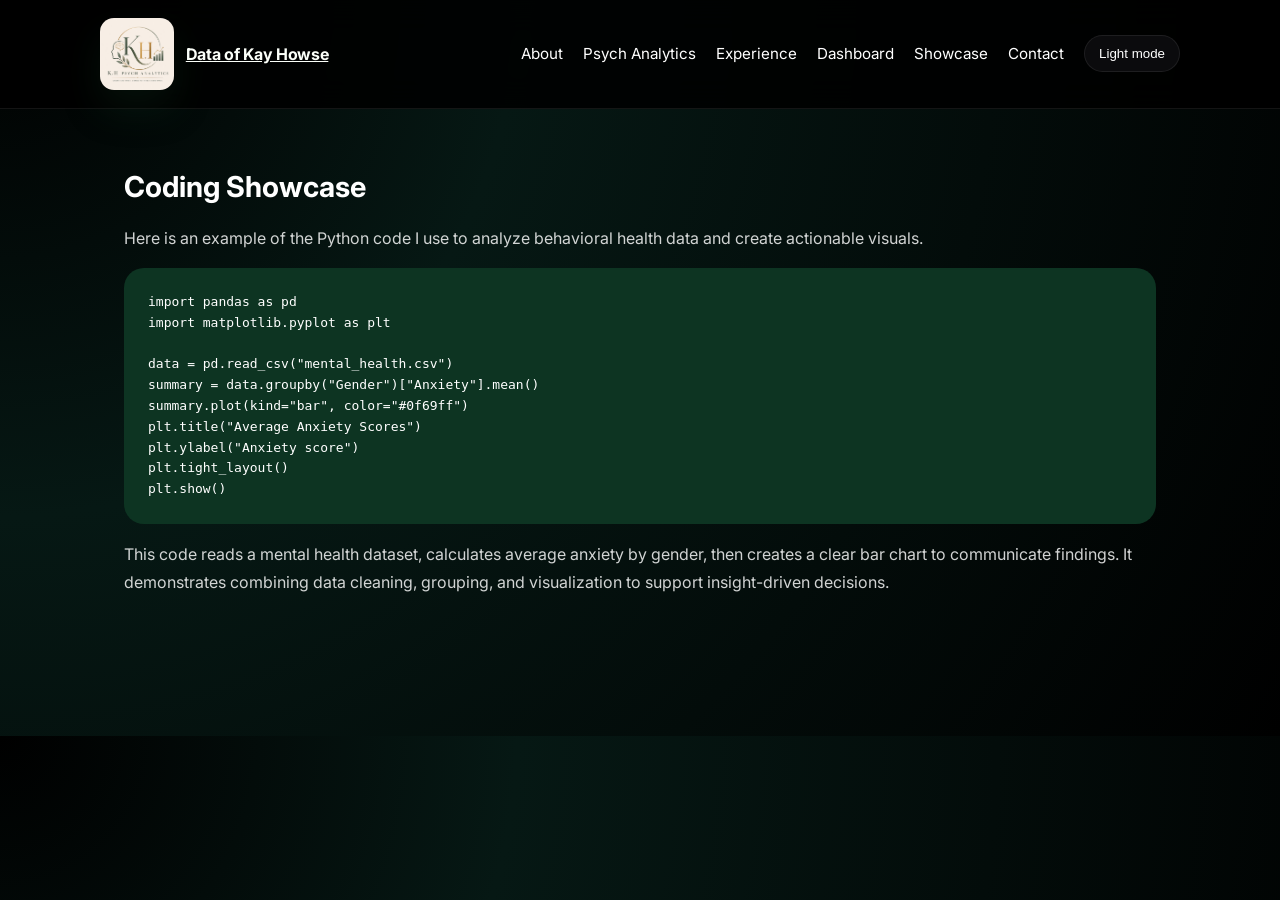
<file: docs/showcase.html>
<!DOCTYPE html>
<html lang="en">
<head>
  <meta charset="UTF-8" />
  <meta name="viewport" content="width=device-width, initial-scale=1.0" />
  <title>Showcase | DataofKayHowse.com</title>
  <link rel="preconnect" href="https://fonts.googleapis.com" />
  <link rel="preconnect" href="https://fonts.gstatic.com" crossorigin />
  <link href="https://fonts.googleapis.com/css2?family=Great+Vibes&family=Inter:wght@400;500;600;700;800&display=swap" rel="stylesheet" />
  <link rel="stylesheet" href="styles.css" />
</head>
<body class="light-mode">
  <header class="hero-nav">
    <div class="container nav-shell">
      <a class="brand" href="index.html"><img class="site-logo" src="Logo.jpg" alt="Data of Kay Howse logo" /> Data of Kay Howse</a>
      <nav class="nav-list">
        <a class="nav-link" href="about.html">About</a>
        <a class="nav-link" href="psych-analytics.html">Psych Analytics</a>
        <a class="nav-link" href="experience.html">Experience</a>
        <a class="nav-link" href="dashboard.html">Dashboard</a>
        <a class="nav-link" href="showcase/">Showcase</a>
        <a class="nav-link" href="contact.html">Contact</a>
        <button class="toggle-button" type="button"><span class="mode-label">Light mode</span></button>
      </nav>
    </div>
  </header>
  <main class="container">
    <section class="section">
      <div class="section-card">
        <h2 class="section-title">Coding Showcase</h2>
        <p class="section-intro">Here is an example of the Python code I use to analyze behavioral health data and create actionable visuals.</p>
        <div class="code-block"><pre>import pandas as pd
import matplotlib.pyplot as plt

data = pd.read_csv("mental_health.csv")
summary = data.groupby("Gender")["Anxiety"].mean()
summary.plot(kind="bar", color="#0f69ff")
plt.title("Average Anxiety Scores")
plt.ylabel("Anxiety score")
plt.tight_layout()
plt.show()</pre></div>
        <p class="text-muted">This code reads a mental health dataset, calculates average anxiety by gender, then creates a clear bar chart to communicate findings. It demonstrates combining data cleaning, grouping, and visualization to support insight-driven decisions.</p>
      </div>
    </section>
  </main>
  <script src="script.js"></script>
</body>
</html>
</file>
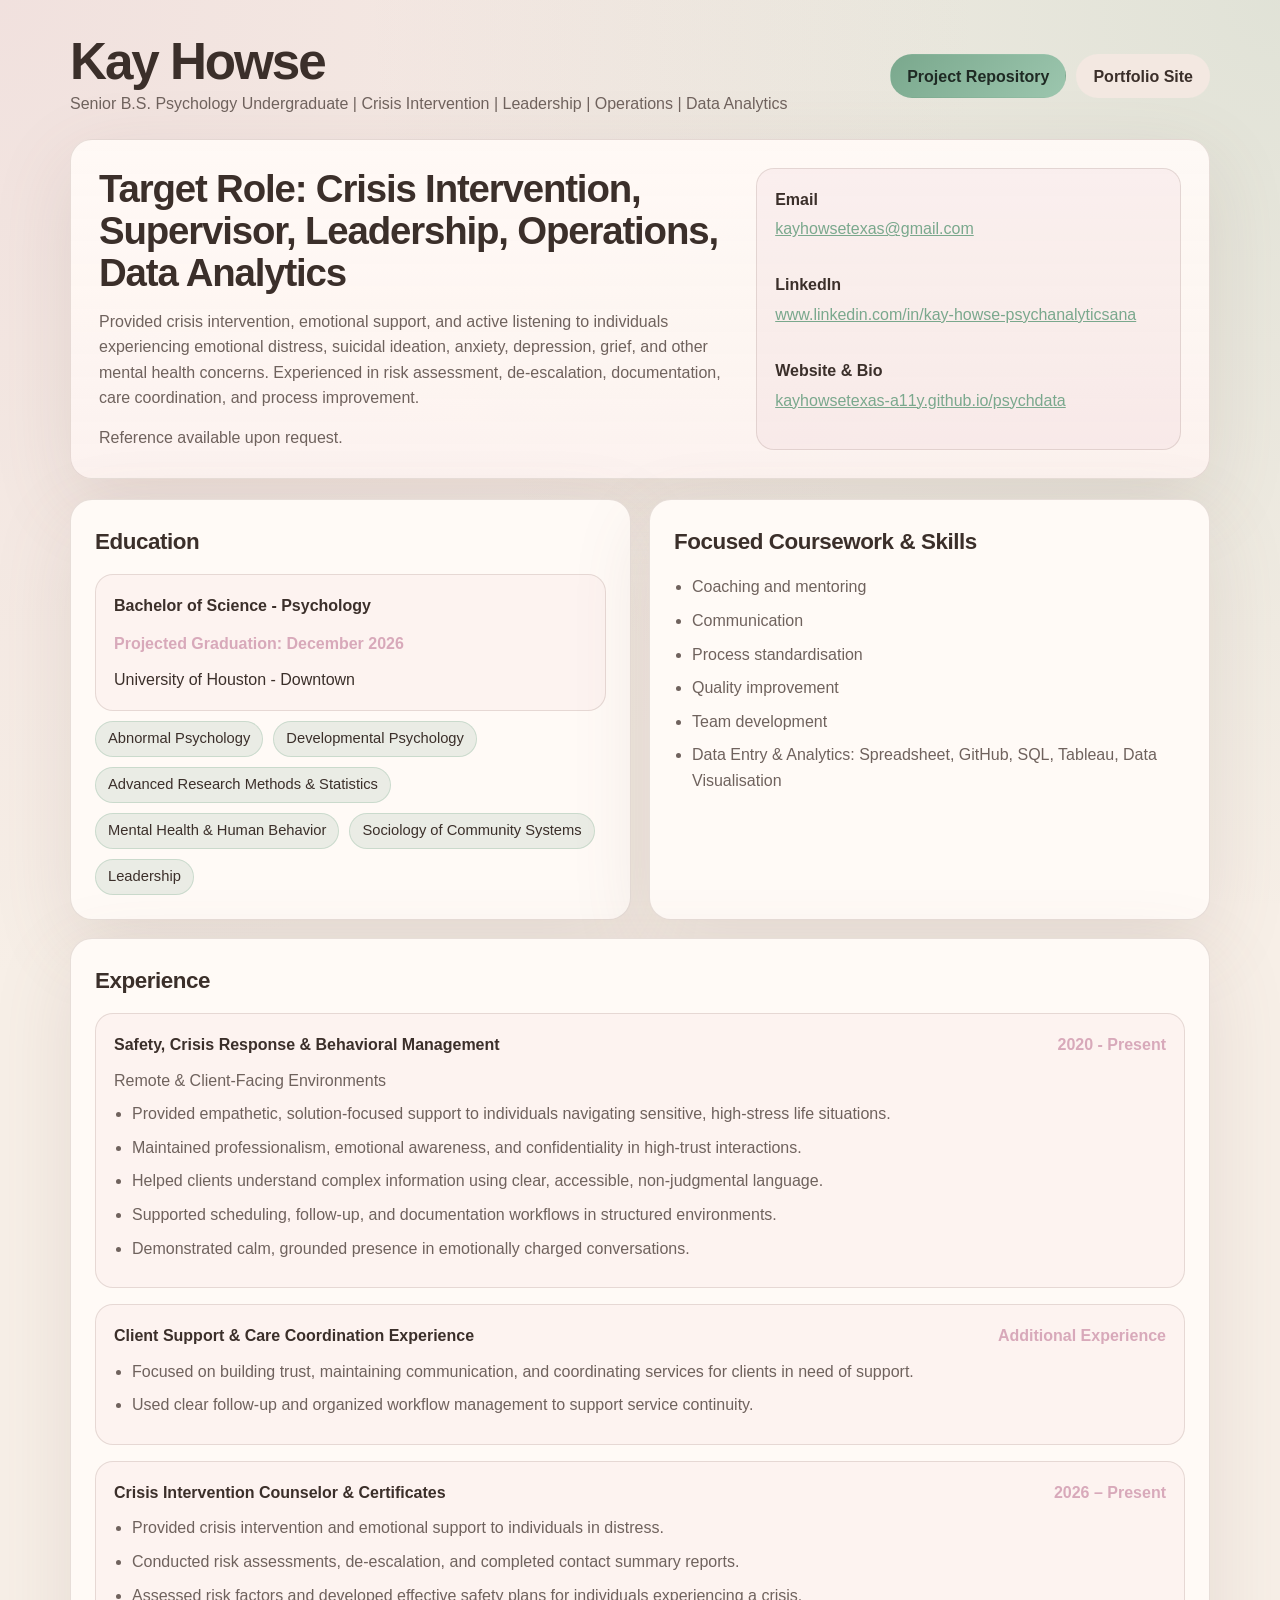
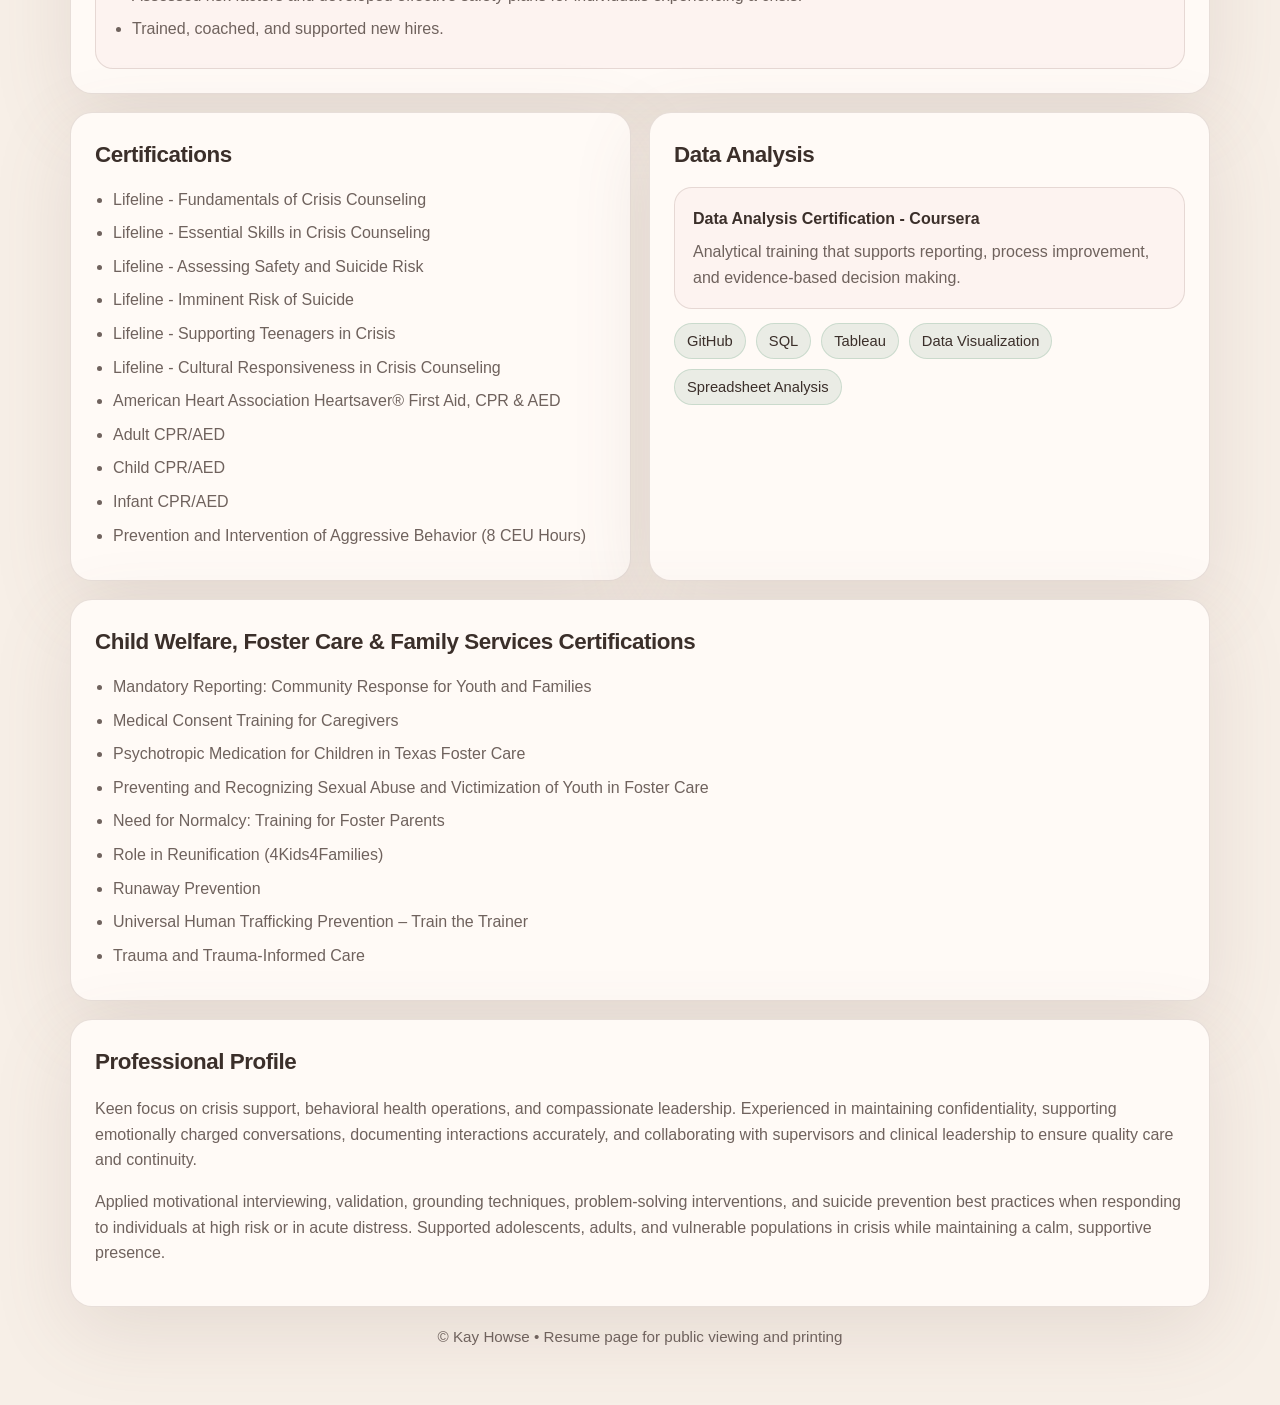
<file: github_repo/resume.html>
<!DOCTYPE html>
<html lang="en">
<head>
  <meta charset="UTF-8" />
  <meta name="viewport" content="width=device-width, initial-scale=1.0" />
  <title>Kay Howse | Resume</title>
  <meta name="description" content="Resume for Kay Howse, psychology undergraduate, crisis intervention counselor, and behavioral health operations professional." />
  <style>
    :root {
      --bg: #f7efe7;
      --card: #fffaf6;
      --card-soft: #fdf3f0;
      --text: #3b2f2a;
      --muted: #6f625d;
      --line: rgba(123, 93, 83, 0.18);
      --accent: #7aa88d;
      --accent-2: #d8a9ba;
      --shadow: 0 24px 80px rgba(120, 95, 84, 0.14);
      --radius: 22px;
    }

    * { box-sizing: border-box; }

    html { scroll-behavior: smooth; }

    body {
      margin: 0;
      font-family: Inter, Arial, Helvetica, sans-serif;
      background:
        radial-gradient(circle at top left, rgba(216, 169, 186, 0.2), transparent 30%),
        radial-gradient(circle at top right, rgba(122, 168, 141, 0.18), transparent 28%),
        var(--bg);
      color: var(--text);
      line-height: 1.6;
    }

    a { color: var(--accent); }
    a:hover { color: #5e8e73; }

    .page {
      max-width: 1180px;
      margin: 0 auto;
      padding: 28px 20px 56px;
    }

    .topbar {
      display: flex;
      justify-content: space-between;
      align-items: center;
      gap: 20px;
      margin-bottom: 22px;
      padding: 8px 0 0;
      flex-wrap: wrap;
    }

    .brand {
      display: grid;
      gap: 4px;
    }

    .brand h1 {
      margin: 0;
      font-size: clamp(2rem, 4vw, 3.2rem);
      line-height: 1;
      letter-spacing: -0.04em;
    }

    .brand p {
      margin: 0;
      color: var(--muted);
      font-weight: 500;
    }

    .chip-row {
      display: flex;
      flex-wrap: wrap;
      gap: 10px;
    }

    .chip, .button {
      display: inline-flex;
      align-items: center;
      justify-content: center;
      min-height: 44px;
      padding: 0 16px;
      border-radius: 999px;
      border: 1px solid var(--line);
      text-decoration: none;
      font-weight: 600;
    }

    .chip { color: var(--text); background: rgba(122, 168, 141, 0.12); }
    .button { background: linear-gradient(135deg, var(--accent), #9cc6ae); color: #1f2a24; border-color: transparent; }
    .button.secondary { background: #f3e8e1; color: var(--text); }

    .hero {
      background: linear-gradient(180deg, rgba(255, 250, 246, 0.96), rgba(253, 243, 240, 0.9));
      border: 1px solid var(--line);
      border-radius: var(--radius);
      padding: 28px;
      box-shadow: var(--shadow);
      margin-bottom: 20px;
    }

    .hero-grid {
      display: grid;
      grid-template-columns: 1.2fr 0.8fr;
      gap: 20px;
    }

    .summary {
      display: grid;
      gap: 14px;
      align-content: start;
    }

    .summary h2 {
      margin: 0;
      font-size: clamp(1.7rem, 3vw, 2.4rem);
      line-height: 1.1;
      letter-spacing: -0.03em;
    }

    .summary p { margin: 0; color: var(--muted); }

    .meta-card {
      background: rgba(216, 169, 186, 0.12);
      border: 1px solid var(--line);
      border-radius: 18px;
      padding: 18px;
      display: grid;
      gap: 12px;
    }

    .meta-card strong { display: block; margin-bottom: 4px; }
    .meta-card a { word-break: break-word; overflow-wrap: anywhere; }

    .content {
      display: grid;
      gap: 18px;
    }

    .section-card {
      background: var(--card);
      border: 1px solid var(--line);
      border-radius: var(--radius);
      box-shadow: var(--shadow);
      padding: 24px;
    }

    .section-card h3 {
      margin: 0 0 14px;
      font-size: 1.4rem;
      letter-spacing: -0.02em;
    }

    .section-card h4 {
      margin: 0 0 8px;
      font-size: 1.02rem;
    }

    .muted { color: var(--muted); }

    .grid-2 {
      display: grid;
      grid-template-columns: repeat(2, minmax(0, 1fr));
      gap: 18px;
    }

    .grid-3 {
      display: grid;
      grid-template-columns: repeat(3, minmax(0, 1fr));
      gap: 18px;
    }

    .list {
      margin: 0;
      padding-left: 18px;
      color: var(--muted);
    }

    .list li { margin: 8px 0; }

    .timeline {
      display: grid;
      gap: 16px;
    }

    .timeline-item {
      padding: 18px;
      border-radius: 18px;
      background: var(--card-soft);
      border: 1px solid var(--line);
    }

    .timeline-top {
      display: flex;
      justify-content: space-between;
      gap: 12px;
      flex-wrap: wrap;
      align-items: baseline;
      margin-bottom: 10px;
    }

    .timeline-top span { color: var(--accent-2); font-weight: 700; }

    .tag-row {
      display: flex;
      flex-wrap: wrap;
      gap: 10px;
      margin-top: 10px;
    }

    .tag {
      display: inline-flex;
      align-items: center;
      min-height: 36px;
      padding: 0 12px;
      border-radius: 999px;
      background: rgba(122, 168, 141, 0.16);
      color: var(--text);
      border: 1px solid rgba(122, 168, 141, 0.28);
      font-size: 0.92rem;
    }

    .footer-note {
      text-align: center;
      color: var(--muted);
      margin-top: 18px;
      font-size: 0.95rem;
    }

    @media (max-width: 900px) {
      .hero-grid,
      .grid-2,
      .grid-3 {
        grid-template-columns: 1fr;
      }

      .page { padding: 20px 14px 42px; }
      .hero { padding: 20px; }
      .section-card { padding: 20px; }
    }

    @media (max-width: 640px) {
      .topbar { align-items: flex-start; }
      .chip-row { width: 100%; }
      .button, .chip { width: 100%; }
    }

    @media print {
      body { background: #fff; color: #000; }
      .page { max-width: none; padding: 0; }
      .chip-row, .button { display: none !important; }
      .hero, .section-card, .timeline-item, .meta-card {
        box-shadow: none;
        background: #fff;
        color: #000;
        border-color: #d0d0d0;
      }
      .muted, .list { color: #000; }
      a { color: #000; text-decoration: none; }
    }
  </style>
</head>
<body>
  <main class="page">
    <header class="topbar">
      <div class="brand">
        <h1>Kay Howse</h1>
        <p>Senior B.S. Psychology Undergraduate | Crisis Intervention | Leadership | Operations | Data Analytics</p>
      </div>
      <div class="chip-row">
        <a class="button" href="https://github.com/kayhowsetexas-a11y/psychdata" target="_blank" rel="noopener">Project Repository</a>
        <a class="button secondary" href="https://kayhowsetexas-a11y.github.io/psychdata/" target="_blank" rel="noopener">Portfolio Site</a>
      </div>
    </header>

    <section class="hero">
      <div class="hero-grid">
        <div class="summary">
          <h2>Target Role: Crisis Intervention, Supervisor, Leadership, Operations, Data Analytics</h2>
          <p>Provided crisis intervention, emotional support, and active listening to individuals experiencing emotional distress, suicidal ideation, anxiety, depression, grief, and other mental health concerns. Experienced in risk assessment, de-escalation, documentation, care coordination, and process improvement.</p>
          <p class="muted">Reference available upon request.</p>
        </div>
        <aside class="meta-card">
          <div>
            <strong>Email</strong>
            <div><a href="mailto:kayhowsetexas@gmail.com">kayhowsetexas@gmail.com</a></div>
          </div>
          <div>
            <strong>LinkedIn</strong>
            <div><a href="https://www.linkedin.com/in/kay-howse-psychanalyticsana" target="_blank" rel="noopener">www.linkedin.com/in/kay-howse-psychanalyticsana</a></div>
          </div>
          <div>
            <strong>Website &amp; Bio</strong>
            <div><a href="https://kayhowsetexas-a11y.github.io/psychdata/" target="_blank" rel="noopener">kayhowsetexas-a11y.github.io/psychdata</a></div>
          </div>
        </aside>
      </div>
    </section>

    <section class="content">
      <div class="grid-2">
        <article class="section-card">
          <h3>Education</h3>
          <div class="timeline-item">
            <div class="timeline-top">
              <strong>Bachelor of Science - Psychology</strong>
              <span>Projected Graduation: December 2026</span>
            </div>
            <div>University of Houston - Downtown</div>
          </div>
          <div class="tag-row">
            <span class="tag">Abnormal Psychology</span>
            <span class="tag">Developmental Psychology</span>
            <span class="tag">Advanced Research Methods &amp; Statistics</span>
            <span class="tag">Mental Health &amp; Human Behavior</span>
            <span class="tag">Sociology of Community Systems</span>
            <span class="tag">Leadership</span>
          </div>
        </article>

        <article class="section-card">
          <h3>Focused Coursework &amp; Skills</h3>
          <ul class="list">
            <li>Coaching and mentoring</li>
            <li>Communication</li>
            <li>Process standardisation</li>
            <li>Quality improvement</li>
            <li>Team development</li>
            <li>Data Entry &amp; Analytics: Spreadsheet, GitHub, SQL, Tableau, Data Visualisation</li>
          </ul>
        </article>
      </div>

      <section class="section-card">
        <h3>Experience</h3>
        <div class="timeline">
          <div class="timeline-item">
            <div class="timeline-top">
              <strong>Safety, Crisis Response &amp; Behavioral Management</strong>
              <span>2020 - Present</span>
            </div>
            <div class="muted">Remote &amp; Client-Facing Environments</div>
            <ul class="list">
              <li>Provided empathetic, solution-focused support to individuals navigating sensitive, high-stress life situations.</li>
              <li>Maintained professionalism, emotional awareness, and confidentiality in high-trust interactions.</li>
              <li>Helped clients understand complex information using clear, accessible, non-judgmental language.</li>
              <li>Supported scheduling, follow-up, and documentation workflows in structured environments.</li>
              <li>Demonstrated calm, grounded presence in emotionally charged conversations.</li>
            </ul>
          </div>

          <div class="timeline-item">
            <div class="timeline-top">
              <strong>Client Support &amp; Care Coordination Experience</strong>
              <span>Additional Experience</span>
            </div>
            <ul class="list">
              <li>Focused on building trust, maintaining communication, and coordinating services for clients in need of support.</li>
              <li>Used clear follow-up and organized workflow management to support service continuity.</li>
            </ul>
          </div>

          <div class="timeline-item">
            <div class="timeline-top">
              <strong>Crisis Intervention Counselor &amp; Certificates</strong>
              <span>2026 – Present</span>
            </div>
            <ul class="list">
              <li>Provided crisis intervention and emotional support to individuals in distress.</li>
              <li>Conducted risk assessments, de-escalation, and completed contact summary reports.</li>
              <li>Assessed risk factors and developed effective safety plans for individuals experiencing a crisis.</li>
              <li>Trained, coached, and supported new hires.</li>
            </ul>
          </div>
        </div>
      </section>

      <div class="grid-2">
        <section class="section-card">
          <h3>Certifications</h3>
          <ul class="list">
            <li>Lifeline - Fundamentals of Crisis Counseling</li>
            <li>Lifeline - Essential Skills in Crisis Counseling</li>
            <li>Lifeline - Assessing Safety and Suicide Risk</li>
            <li>Lifeline - Imminent Risk of Suicide</li>
            <li>Lifeline - Supporting Teenagers in Crisis</li>
            <li>Lifeline - Cultural Responsiveness in Crisis Counseling</li>
            <li>American Heart Association Heartsaver® First Aid, CPR &amp; AED</li>
            <li>Adult CPR/AED</li>
            <li>Child CPR/AED</li>
            <li>Infant CPR/AED</li>
            <li>Prevention and Intervention of Aggressive Behavior (8 CEU Hours)</li>
          </ul>
        </section>

        <section class="section-card">
          <h3>Data Analysis</h3>
          <div class="timeline-item">
            <strong>Data Analysis Certification - Coursera</strong>
            <p class="muted" style="margin: 8px 0 0;">Analytical training that supports reporting, process improvement, and evidence-based decision making.</p>
          </div>
          <div class="tag-row" style="margin-top: 14px;">
            <span class="tag">GitHub</span>
            <span class="tag">SQL</span>
            <span class="tag">Tableau</span>
            <span class="tag">Data Visualization</span>
            <span class="tag">Spreadsheet Analysis</span>
          </div>
        </section>
      </div>

      <section class="section-card">
        <h3>Child Welfare, Foster Care &amp; Family Services Certifications</h3>
        <ul class="list">
          <li>Mandatory Reporting: Community Response for Youth and Families</li>
          <li>Medical Consent Training for Caregivers</li>
          <li>Psychotropic Medication for Children in Texas Foster Care</li>
          <li>Preventing and Recognizing Sexual Abuse and Victimization of Youth in Foster Care</li>
          <li>Need for Normalcy: Training for Foster Parents</li>
          <li>Role in Reunification (4Kids4Families)</li>
          <li>Runaway Prevention</li>
          <li>Universal Human Trafficking Prevention – Train the Trainer</li>
          <li>Trauma and Trauma-Informed Care</li>
        </ul>
      </section>

      <section class="section-card">
        <h3>Professional Profile</h3>
        <p class="muted">Keen focus on crisis support, behavioral health operations, and compassionate leadership. Experienced in maintaining confidentiality, supporting emotionally charged conversations, documenting interactions accurately, and collaborating with supervisors and clinical leadership to ensure quality care and continuity.</p>
        <p class="muted">Applied motivational interviewing, validation, grounding techniques, problem-solving interventions, and suicide prevention best practices when responding to individuals at high risk or in acute distress. Supported adolescents, adults, and vulnerable populations in crisis while maintaining a calm, supportive presence.</p>
      </section>
    </section>

    <div class="footer-note">© Kay Howse • Resume page for public viewing and printing</div>
  </main>
</body>
</html>
</file>
<file: docs/styles.css>
:root {
  --bg: #000000;
  --surface: #0b0b0d;
  --surface-soft: #121214;
  --text: #ffffff;
  --muted: rgba(255, 255, 255, 0.82);
  --accent: #3b8b5c;
  --accent-soft: rgba(59, 139, 92, 0.18);
  --success: #1f5d3f;
  --border: rgba(255, 255, 255, 0.08);
  --shadow: 0 24px 90px rgba(0, 0, 0, 0.55);
  --radius: 24px;
  --radius-sm: 14px;
}

* {
  box-sizing: border-box;
}

img {
  max-width: 100%;
  height: auto;
}

html {
  scroll-behavior: smooth;
}

body {
  margin: 0;
  font-family: "Inter", system-ui, -apple-system, BlinkMacSystemFont, "Segoe UI", sans-serif;
  background: radial-gradient(circle at top left, #000000 0%, #061814 35%, #000000 100%);
  color: var(--text);
}

body.light-mode {
  background: radial-gradient(circle at top left, #000000 0%, #061814 35%, #000000 100%);
}

body.dark-mode {
  background: #000000;
  color: #f8fafc;
}

body.dark-mode .section-card,
body.dark-mode .section-panel,
body.dark-mode .hero-card,
body.dark-mode .timeline-item,
body.dark-mode .chart-panel,
body.dark-mode .contact-card,
body.dark-mode .hero-meta {
  background: #0b0b0d;
  border-color: rgba(255, 255, 255, 0.08);
}

body.dark-mode .btn,
body.dark-mode .btn.secondary {
  filter: brightness(1.1);
}

body.dark-mode .nav-link,
body.dark-mode .section-title,
body.dark-mode .text-muted,
body.dark-mode .timeline-item,
body.dark-mode .code-block,
body.dark-mode .contact-card {
  color: #d9e6ff;
}

body.dark-mode .wave {
  opacity: 0.24;
}

.container {
  max-width: 1080px;
  margin: 0 auto;
  padding: 0 24px 80px;
}

header {
  position: sticky;
  top: 0;
  z-index: 20;
  backdrop-filter: blur(16px);
  background: rgba(0, 0, 0, 0.88);
  border-bottom: 1px solid rgba(255, 255, 255, 0.08);
}

header.dark-mode {
  background: rgba(0, 0, 0, 0.96);
  border-color: rgba(255, 255, 255, 0.12);
}

.nav-shell {
  display: flex;
  align-items: center;
  justify-content: space-between;
  padding: 18px 0;
}

.brand {
  font-weight: 700;
  display: inline-flex;
  align-items: center;
  gap: 12px;
  letter-spacing: -0.02em;
  color: #fbfff9;
}

.brand span {
  color: #b8f3d6;
}

.site-logo {
  max-height: 72px;
  width: auto;
  border-radius: 14px;
  box-shadow: 0 18px 38px rgba(18, 61, 35, 0.28);
}

.nav-list {
  display: flex;
  flex-wrap: wrap;
  gap: 20px;
  align-items: center;
}

.nav-link {
  color: #ffffff;
  text-decoration: none;
  font-size: 0.95rem;
}

.nav-link:hover {
  color: #b8ffdb;
}

a:focus-visible,
button:focus-visible {
  outline: 2px solid #b8ffdb;
  outline-offset: 2px;
}

.toggle-button {
  display: inline-flex;
  align-items: center;
  gap: 10px;
  border: 1px solid var(--border);
  border-radius: 999px;
  background: var(--surface);
  color: var(--text);
  padding: 10px 14px;
  cursor: pointer;
}

.hero {
  padding: 48px 0 24px;
}

.hero-grid {
  display: grid;
  grid-template-columns: 1.05fr 0.95fr;
  gap: 30px;
  align-items: center;
}

.hero-card {
  background: var(--surface);
  border-radius: var(--radius);
  padding: 36px;
  box-shadow: var(--shadow);
  border: 1px solid var(--border);
  animation: fadeIn 0.9s ease both;
}

.hero-title {
  margin: 0;
  font-size: clamp(2.7rem, 4vw, 4.8rem);
  line-height: 1.05;
  font-family: 'Great Vibes', cursive;
  color: var(--text);
}

.hero-subtitle {
  margin: 18px 0 24px;
  color: var(--text);
  line-height: 1.7;
  font-size: 1.05rem;
}

.hero-badges {
  display: flex;
  flex-wrap: wrap;
  gap: 12px;
  margin-bottom: 24px;
}

.badge {
  display: inline-flex;
  align-items: center;
  gap: 8px;
  padding: 12px 14px;
  border-radius: 999px;
  background: rgba(59, 139, 92, 0.18);
  color: #ffffff;
  font-weight: 600;
}

.hero-actions {
  display: flex;
  flex-wrap: wrap;
  gap: 14px;
}

.btn {
  display: inline-flex;
  align-items: center;
  justify-content: center;
  text-decoration: none;
  background: #3b8b5c;
  color: #ffffff;
  padding: 14px 22px;
  border-radius: 14px;
  font-weight: 600;
  box-shadow: 0 16px 40px rgba(15, 23, 42, 0.18);
}

.btn.secondary {
  background: #164a3a;
}

.hero-photo {
  position: relative;
  min-height: 440px;
  display: grid;
  place-items: center;
  border-radius: var(--radius);
  background: linear-gradient(180deg, #0f3c1d 0%, #0f4d22 35%, #144f26 100%);
  border: 1px solid rgba(77, 168, 127, 0.22);
  box-shadow: 0 28px 90px rgba(9, 35, 19, 0.32);
  overflow: hidden;
}

.hero-photo img {
  width: 100%;
  height: 100%;
  object-fit: cover;
  display: block;
}

.section {
  margin: 60px 0;
}

.section-title {
  margin: 0 0 20px;
  font-size: 1.8rem;
  color: var(--text);
}

.section-intro,
.text-muted {
  color: var(--muted);
  line-height: 1.75;
}

.section-grid {
  display: grid;
  gap: 24px;
}

.bio-gallery {
  display: grid;
  gap: 18px;
  grid-template-columns: repeat(3, minmax(0, 1fr));
  margin: 24px 0 10px;
}

.about-hero {
  display: grid;
  grid-template-columns: minmax(280px, 0.95fr) minmax(0, 1.05fr);
  gap: 20px;
  align-items: start;
  margin-bottom: 18px;
}

.about-primary-photo {
  width: 100%;
  min-height: 500px;
  border-radius: 24px;
  object-fit: cover;
  box-shadow: 0 24px 60px rgba(15, 50, 32, 0.18);
  border: 1px solid rgba(38, 106, 71, 0.14);
}

.about-hero-copy {
  display: grid;
  gap: 10px;
  align-content: start;
  padding-top: 6px;
}

.bio-feature-panel {
  margin: 4px 0 20px;
  border-radius: 24px;
  overflow: hidden;
  border: 1px solid rgba(38, 106, 71, 0.14);
  box-shadow: 0 18px 40px rgba(15, 50, 32, 0.14);
}

.bio-feature-panel img {
  display: block;
  width: 100%;
  height: auto;
}

.bio-gallery img {
  width: 100%;
  border-radius: 20px;
  object-fit: cover;
  min-height: 220px;
  box-shadow: 0 18px 40px rgba(15, 50, 32, 0.14);
  border: 1px solid rgba(38, 106, 71, 0.14);
}

.section-panel {
  background: var(--surface-soft);
  border-radius: var(--radius-sm);
  border: 1px solid var(--border);
  padding: 26px;
  box-shadow: 0 16px 40px rgba(15, 47, 27, 0.12);
}

.card-grid {
  display: grid;
  gap: 20px;
}

.row {
  display: grid;
  gap: 20px;
}

.row-2 {
  grid-template-columns: repeat(2, minmax(0, 1fr));
}

.section-list {
  list-style: none;
  padding: 0;
  margin: 0;
  display: grid;
  gap: 10px;
}

.section-list li {
  position: relative;
  padding-left: 30px;
}

.section-list li::before {
  content: "•";
  position: absolute;
  left: 0;
  top: 0;
  color: var(--accent);
}

.timeline {
  display: grid;
  gap: 16px;
}

.timeline-item {
  position: relative;
  padding: 22px 24px;
  border-radius: var(--radius-sm);
  background: var(--surface);
  border: 1px solid var(--border);
}

.timeline-item::before {
  content: "";
  position: absolute;
  left: 12px;
  top: 20px;
  width: 10px;
  height: 10px;
  border-radius: 50%;
  background: var(--accent);
}

.timeline-item strong {
  display: block;
  margin-bottom: 6px;
}

.chart-set {
  display: grid;
  gap: 28px;
}

.chart-panel {
  background: var(--surface);
  border-radius: var(--radius);
  padding: 24px;
  border: 1px solid var(--border);
  box-shadow: var(--shadow);
}

.chart-panel p {
  margin-top: 14px;
  color: var(--muted);
}

.chart-row {
  display: grid;
  gap: 24px;
  grid-template-columns: repeat(2, minmax(0, 1fr));
}

canvas {
  width: 100% !important;
  height: 320px !important;
}

.code-block {
  background: #0d3422;
  color: #ffffff;
  border-radius: 20px;
  padding: 24px;
  overflow-x: auto;
  font-family: "JetBrains Mono", Menlo, Monaco, Consolas, "Courier New", monospace;
  line-height: 1.6;
}

.code-block pre {
  margin: 0;
  white-space: pre-wrap;
}

.contact-grid {
  display: grid;
  gap: 20px;
  grid-template-columns: 1.3fr 0.7fr;
}

.contact-card {
  display: grid;
  gap: 20px;
  background: var(--surface);
  border: 1px solid var(--border);
  border-radius: var(--radius);
  padding: 28px;
  box-shadow: var(--shadow);
}

.contact-list {
  list-style: none;
  padding: 0;
  margin: 0;
  display: grid;
  gap: 18px;
}

.contact-list a {
  color: var(--accent);
  text-decoration: none;
  overflow-wrap: anywhere;
  word-break: break-word;
  line-height: 1.5;
}

.hero-meta {
  display: grid;
  gap: 14px;
  background: var(--surface-soft);
  border-radius: var(--radius-sm);
  padding: 22px;
}

.hero-meta span {
  display: inline-flex;
  align-items: center;
  gap: 10px;
  color: var(--text);
}

.hero-meta span::before {
  content: "•";
  color: var(--accent);
}

.badge-circle {
  width: 12px;
  height: 12px;
  border-radius: 50%;
  background: var(--accent);
}

.wave {
  margin-top: 40px;
  opacity: 0.14;
}

@media (max-width: 900px) {
  .hero-grid,
  .row-2,
  .chart-row,
  .contact-grid,
  .bio-gallery,
  .about-hero {
    grid-template-columns: 1fr;
  }

  .hero-photo {
    min-height: 320px;
  }

  .about-primary-photo {
    min-height: 400px;
  }
}

@media (max-width: 640px) {
  .container {
    padding: 0 18px 60px;
  }

  header {
    padding: 0 0 0 0;
  }

  .nav-shell {
    gap: 16px;
    flex-wrap: wrap;
  }

  .brand {
    width: 100%;
  }

  .site-logo {
    max-height: 56px;
  }

  .hero-card {
    padding: 24px;
  }

  .hero-title {
    font-size: clamp(2.1rem, 9vw, 3rem);
  }

  .nav-list {
    width: 100%;
    gap: 12px;
    overflow-x: auto;
    padding-bottom: 6px;
    -webkit-overflow-scrolling: touch;
  }

  .nav-link,
  .toggle-button,
  .contact-list a,
  .btn {
    min-height: 44px;
    display: inline-flex;
    align-items: center;
  }

  canvas {
    height: 260px !important;
  }
}

@keyframes fadeIn {
  from {
    opacity: 0;
    transform: translateY(24px);
  }
  to {
    opacity: 1;
    transform: translateY(0);
  }
}
</file>
